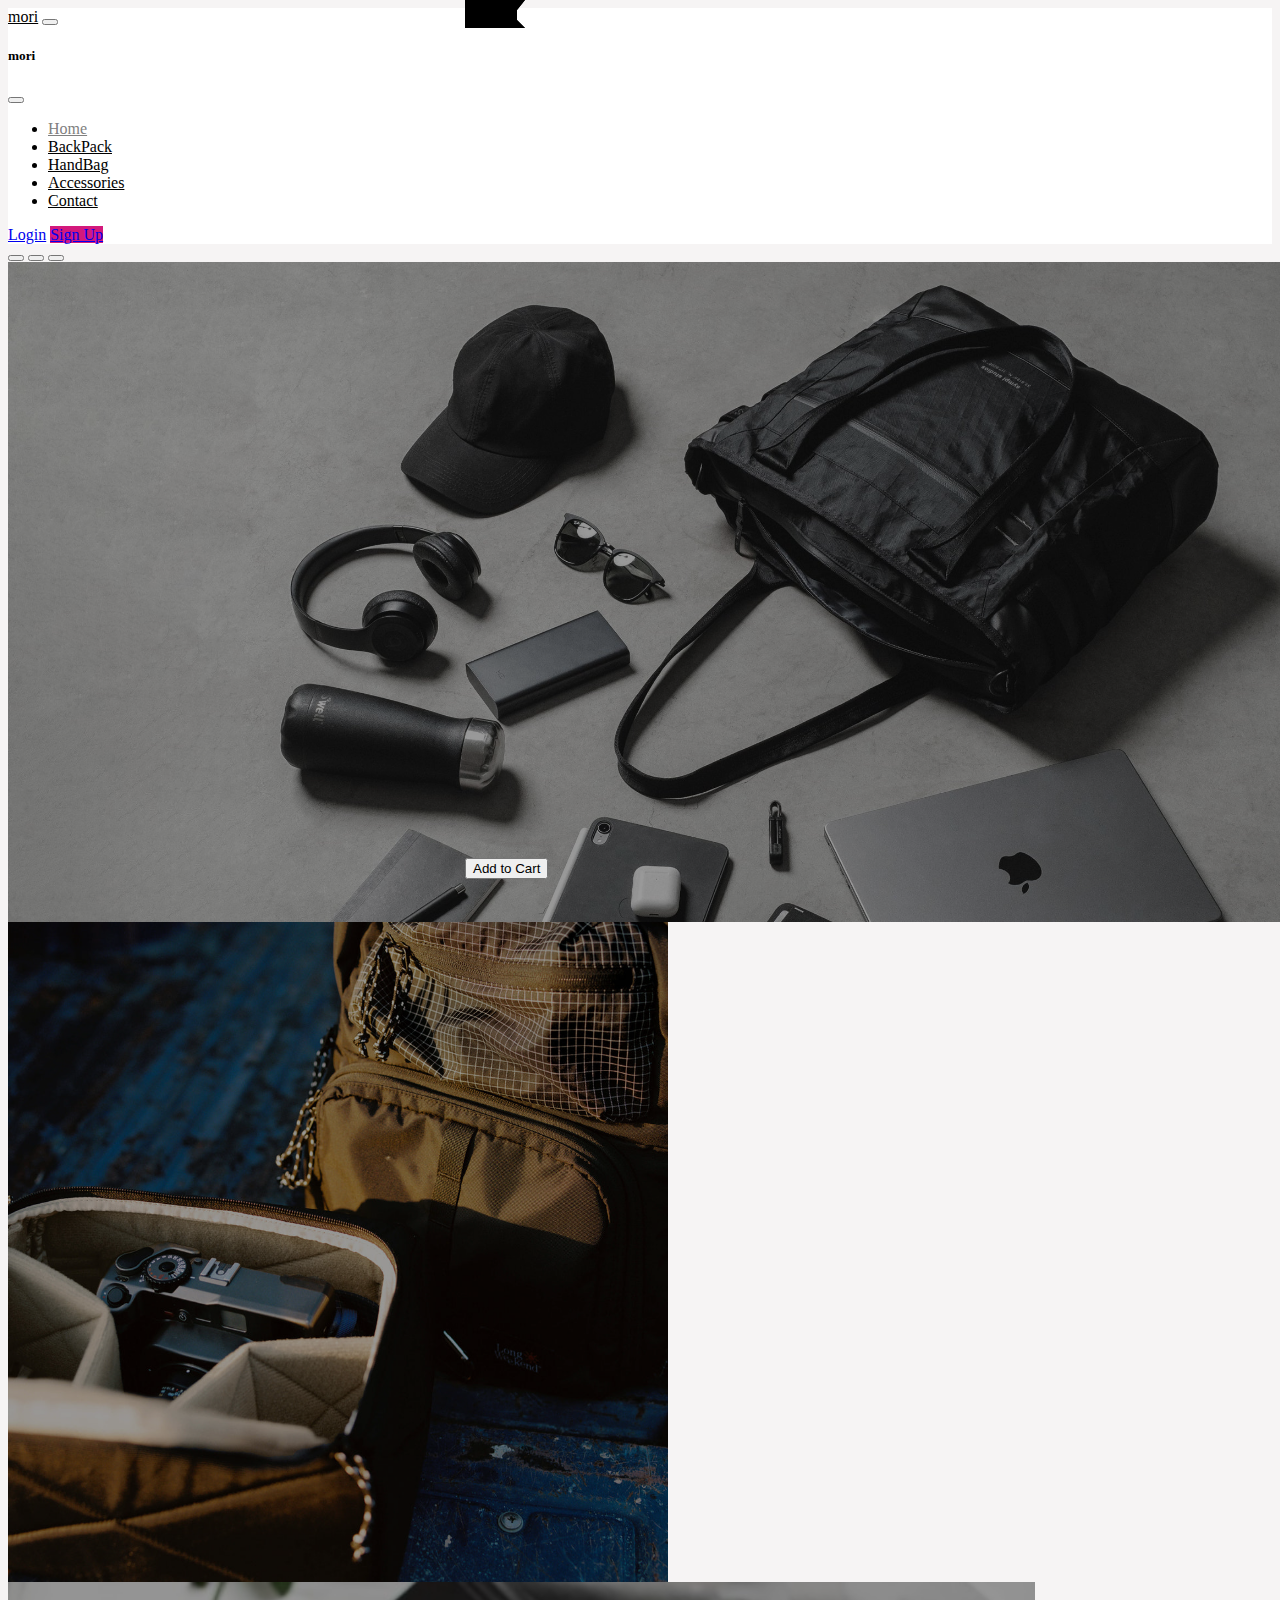
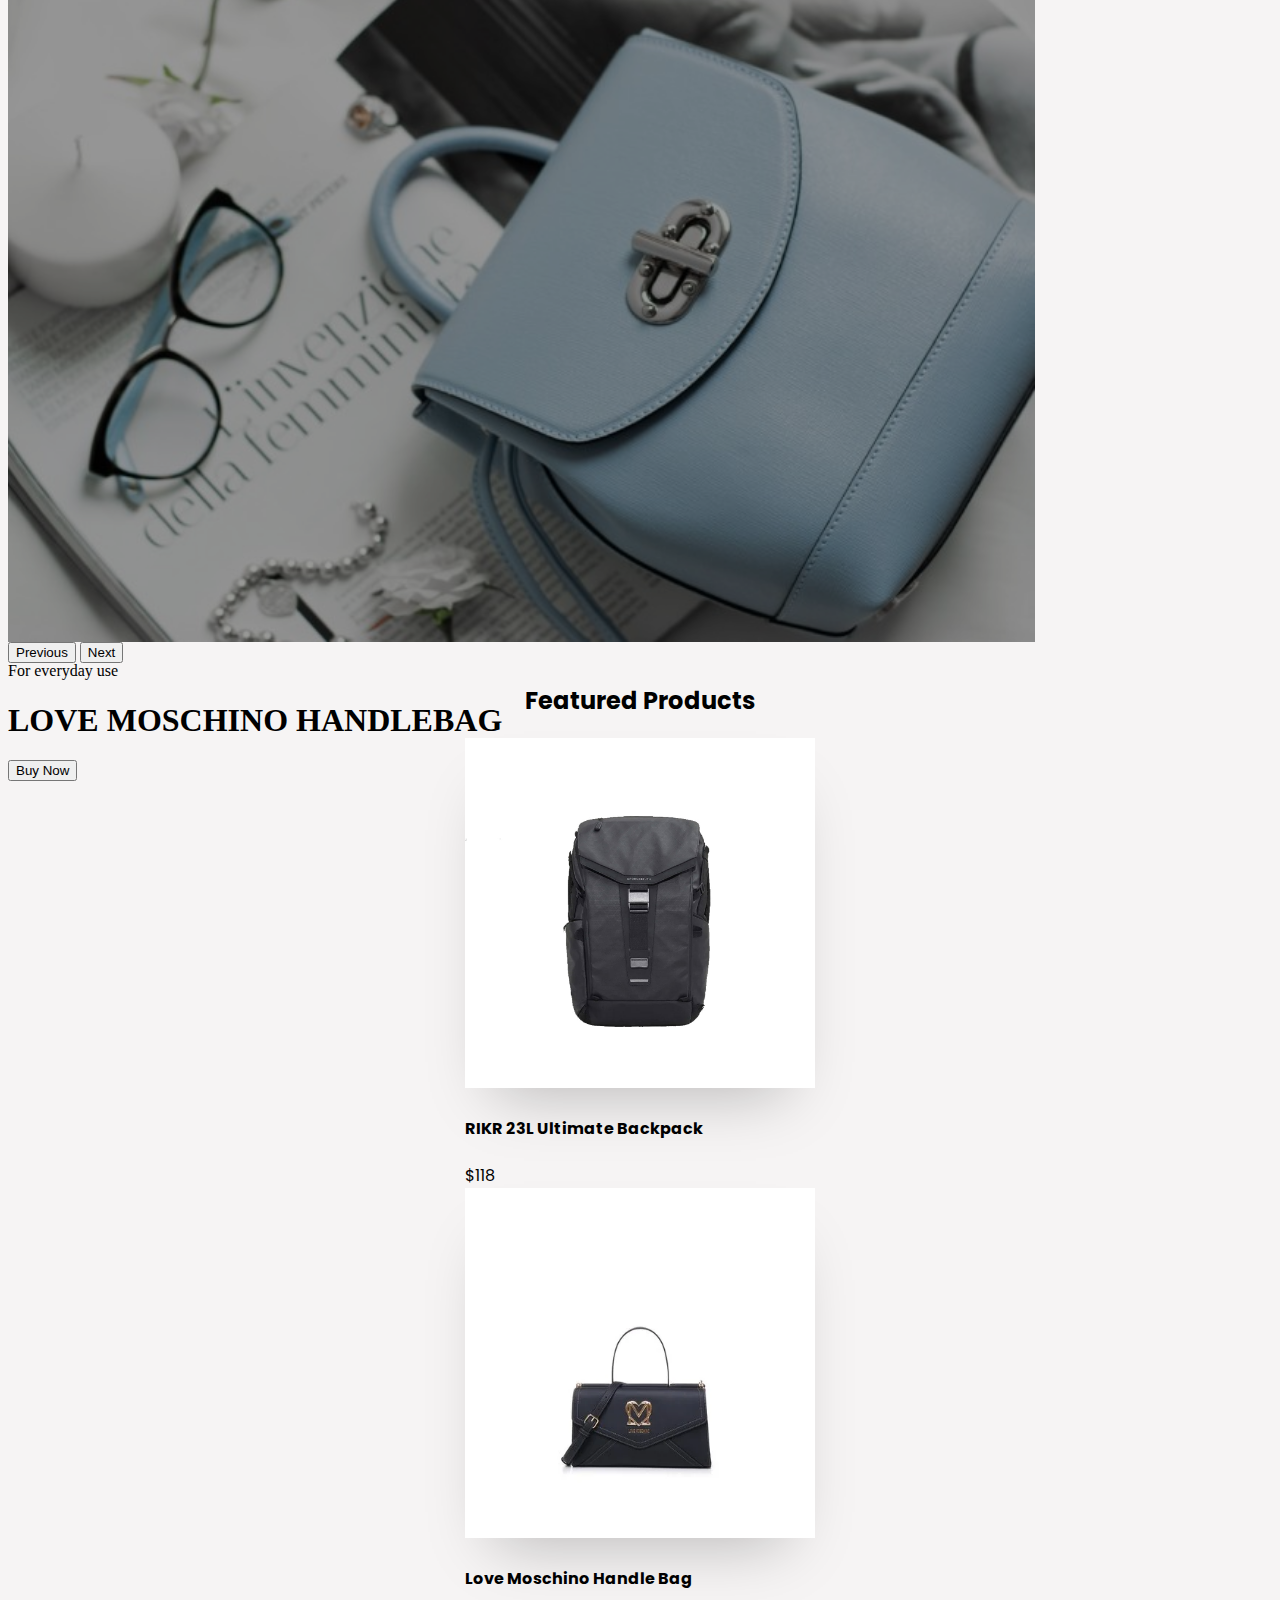
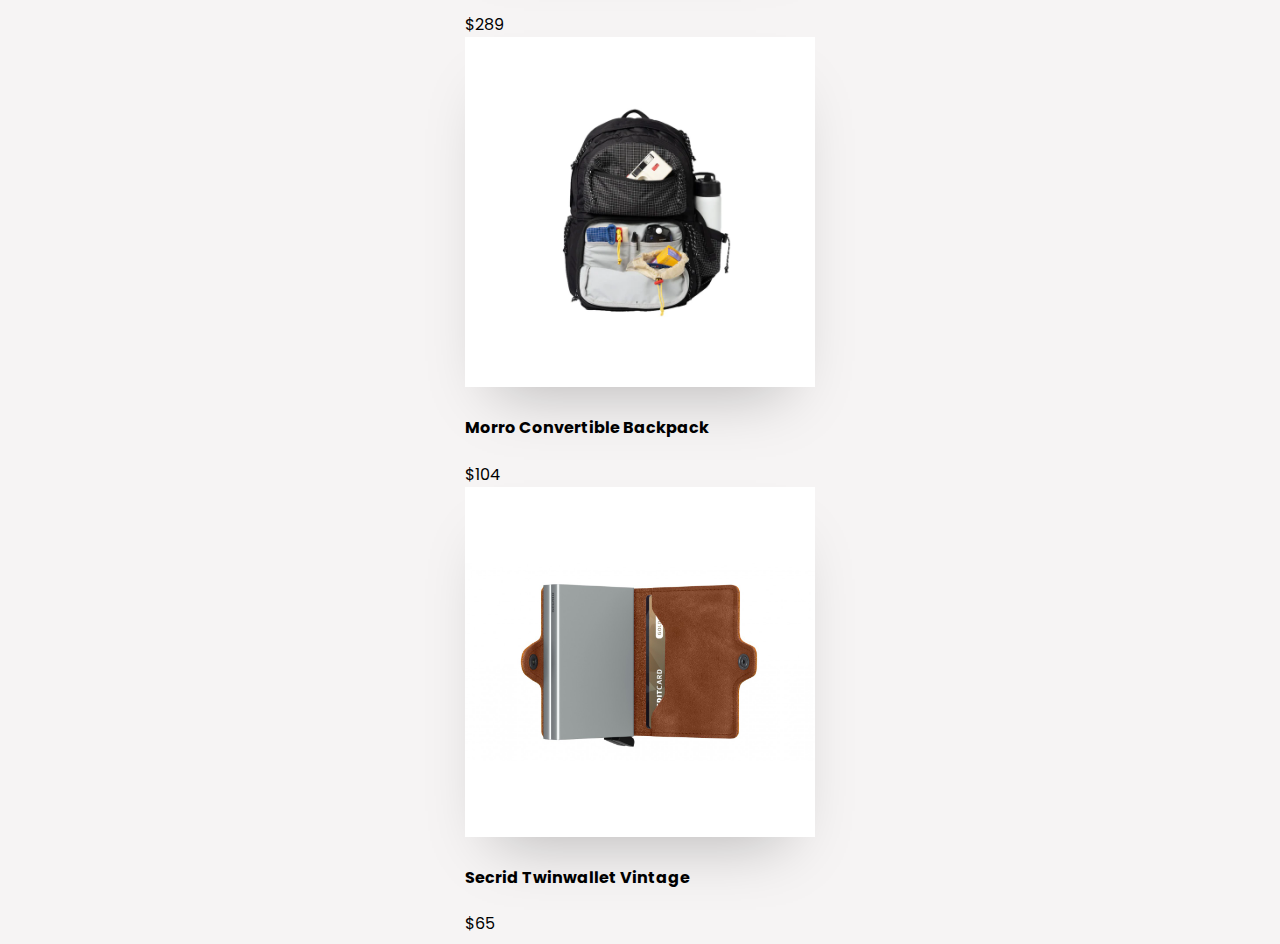
<file: index.html>
<!DOCTYPE html>
<html>
<head>
    <meta charset="UTF-8" />
    <meta name="viewport" content="width=device-width, initial-scale=1">
    <title>title</title>
    <link href="https://cdn.jsdelivr.net/npm/bootstrap@5.3.2/dist/css/bootstrap.min.css" rel="stylesheet" integrity="sha384-T3c6CoIi6uLrA9TneNEoa7RxnatzjcDSCmG1MXxSR1GAsXEV/Dwwykc2MPK8M2HN" crossorigin="anonymous">
    <link rel="stylesheet" href="style.css">
</head>
<body class="vh-100">
    <!-- Navbar-->
    <nav class="navbar navbar-expand-lg navbar-dark bg-transparent">
        <div class="container">
            <!--Logo-->
          <a class="navbar-brand fs-4 text-black" href="#">mori</a>
          <!--Toggle Btn-->
          <button class="navbar-toggler shadow-none border-0" type="button" data-bs-tthe oggle="offcanvas" data-bs-target="#offcanvasNavbar" aria-controls="offcanvasNavbar" aria-label="Toggle navigation">
            <span class="navbar-toggler-icon"></span>
          </button>

          <!--SideBar-->
          <div class="sidebar offcanvas offcanvas-start" tabindex="-1" id="offcanvasNavbar" aria-labelledby="offcanvasNavbarLabel">

            <!--SideBar Header-->
            <div class="offcanvas-header text-white border-bottom">
              <h5 class="offcanvas-title" id="offcanvasNavbarLabel">mori</h5>
              <button type="button" class="btn-close btn-close-white shadow-none" data-bs-dismiss="offcanvas" aria-label="Close"></button>
            </div>

            <!--SideBar body-->
            <div class="offcanvas-body d-flex flex-column flex-lg-row p-4 p-lg-0">
              <ul class="navbar-nav justify-content-center align-items-center fs-6 flex-grow-1 pe-3">
                <li class="nav-item mx-2 ge">
                  <a class="nav-link active" aria-current="page" href="#">Home</a>
                </li>
                <li class="nav-item mx-2">
                  <a class="nav-link" href="#backpack">BackPack</a>
                </li>
                <li class="nav-item mx-2">
                    <a class="nav-link" href="#handbag">HandBag</a>
                </li>
                <li class="nav-item mx-2">
                    <a class="nav-link" href="#accessories">Accessories</a>
                </li>
                <li class="nav-item mx-2">
                    <a class="nav-link" href="#contact">Contact</a>
                </li>
                
              </ul>
              <!--Login / Sign up-->
              <div class="d-flex flex-column flex-lg-row align-items-center gap-3">
                <a href="#login" class="text-black">Login</a>
                <a href="#signup" class="text-white text-decoration-none px-3 p-1 rounded-4"
                style="background-color: #d3197c;"
                >Sign Up</a>

              </div>
            </div>
          </div>
        </div>
      </nav>
      

     <!--Carousel Slider-->
      <div id="hero-carousel" class="carousel slide" data-bs-ride="carousel">
        <div class="carousel-indicators">
            <button type="button" data-bs-target="#hero-carousel" data-bs-slide-to="0" class="active" aria-current="true" aria-label="Slide 1"></button>
            <button type="button" data-bs-target="#hero-carousel" data-bs-slide-to="1" aria-label="Slide 2"></button>
            <button type="button" data-bs-target="#hero-carousel" data-bs-slide-to="2" aria-label="Slide 3"></button>
        </div>
        <div class="carousel-inner">
          <div class="carousel-item active c-item">
            <img src="photos/slider1.jpg" class="d-block w-100 c-img" alt="...">
            <div class="carousel-caption top-0 mt-4 d-none d-md-block">
                <p class="mt-5 fs-3 text-uppercase">mori</p>
                <h1 class="display-2 fw-bolder text-capitalize">Where Fashion Meets Quality</h1>
                <button class="btn btn-primary px-4 py-2 fs-5 mt-5">Buy Now</button>
            </div>
          </div>
          <div class="carousel-item c-item">
            <img src="photos/slider2.jpg" class="d-block w-100 c-img" alt="...">
            <div class="carousel-caption top-0 mt-4 d-none d-md-block">
                <p class="mt-5 fs-3 text-uppercase">For everyday and photography by long weekend</p>
                <h1 class="display-2 fw-bolder text-capitalize">MORRO CONVERTIBLE BACKPACK</h1>
                <button class="btn btn-primary px-4 py-2 fs-5 mt-5">Buy Now</button>
            </div>
          </div>
          <div class="carousel-item c-item">
            <img src="photos/slider3.jpg" class="d-block w-100 c-img" alt="...">
            <div class="carousel-caption top-0 mt-4 d-none d-md-block">
                <p class="mt-5 fs-3 text-uppercase">For everyday use</p>
                <h1 class="display-2 fw-bolder text-capitalize">LOVE MOSCHINO HANDLEBAG</h1>
                <button class="btn btn-primary px-4 py-2 fs-5 mt-5">Buy Now</button>
            </div>
          </div>
        </div>
        <button class="carousel-control-prev" type="button" data-bs-target="#hero-carousel" data-bs-slide="prev">
          <span class="carousel-control-prev-icon" aria-hidden="true"></span>
          <span class="visually-hidden">Previous</span>
        </button>
        <button class="carousel-control-next" type="button" data-bs-target="#hero-carousel" data-bs-slide="next">
          <span class="carousel-control-next-icon" aria-hidden="true"></span>
          <span class="visually-hidden">Next</span>
        </button>
      </div>

      <div class="card-container px-5">
        <div class="row mt-4">
            <h2>Featured Products</h2>
        </div>
        <div class="row">
            <div class="col-md-3">
                <div class="product-box">
                    <div class="product-inner-box position-relative">
                        <div class="icon">
                            <a href="#" class="text-decoration-none text-dark"><i class="fa-regular fa-heart"></i></a>
                            <a href="#" class="text-decoration-none text-dark"><i class="fa-solid fa-eye"></i></a>
                        </div>
                        <div class="onsale ">
                            <span class="badge rounded-0"><i class="fa-solid fa-arrow-down-long"></i> 29%</span>
                        </div>
                            <img src="photos/RIKR 23L Ultimate Backpack.jpg" alt="BackPack" class="img-fluid">
                            <div class="cart-btn">
                            <button class="btn btn-white shadow-sm rounded-pill"><i class="fa-solid fa-cart-shopping"></i> Add to Cart</button>
                            </div>
                    </div>
                    <div class="product-info">
                        <div class="product-name">
                            <h4>RIKR 23L Ultimate Backpack</h4>
                        </div>
                        <div class="product-price">
                            $<span>118</span>
                        </div>
                    </div>
                </div>
            </div>
            <div class="col-md-3">
                <div class="product-box">
                    <div class="product-inner-box position-relative">
                        <div class="icon">
                            <a href="#" class="text-decoration-none text-dark"><i class="fa-regular fa-heart"></i></a>
                            <a href="#" class="text-decoration-none text-dark"><i class="fa-solid fa-eye"></i></a>
                        </div>
                        <div class="onsale ">
                            <span class="badge rounded-0"><i class="fa-solid fa-arrow-down-long"></i> 22%</span>
                        </div>
                            <img src="photos/logo-plaque-envelope-top-handle-bag-black-240118115730.webp" alt="BackPack" class="img-fluid">
                            <div class="cart-btn">
                            <button class="btn btn-white shadow-sm rounded-pill"><i class="fa-solid fa-cart-shopping"></i> Add to Cart</button>
                            </div>
                    </div>
                    <div class="product-info">
                        <div class="product-name">
                            <h4>Love Moschino Handle Bag</h4>
                        </div>
                        <div class="product-price">
                            $<span>289</span>
                        </div>
                    </div>
                </div>
            </div>
            <div class="col-md-3">
                <div class="product-box">
                    <div class="product-inner-box position-relative">
                        <div class="icon">
                            <a href="#" class="text-decoration-none text-dark"><i class="fa-regular fa-heart"></i></a>
                            <a href="#" class="text-decoration-none text-dark"><i class="fa-solid fa-eye"></i></a>
                        </div>
                        <div class="onsale ">
                            <span class="badge rounded-0"><i class="fa-solid fa-arrow-down-long"></i> 33%</span>
                        </div>
                            <img src="photos/long-weekend-morro-backpack-03.webp" alt="BackPack" class="img-fluid">
                            <div class="cart-btn">
                            <button class="btn btn-white shadow-sm rounded-pill"><i class="fa-solid fa-cart-shopping"></i> Add to Cart</button>
                            </div>
                    </div>
                    <div class="product-info">
                        <div class="product-name">
                            <h4>Morro Convertible Backpack</h4>
                        </div>
                        <div class="product-price">
                            $<span>104</span>
                        </div>
                    </div>
                </div>
            </div>
            <div class="col-md-3">
                <div class="product-box">
                    <div class="product-inner-box position-relative">
                        <div class="icon">
                            <a href="#" class="text-decoration-none text-dark"><i class="fa-regular fa-heart"></i></a>
                            <a href="#" class="text-decoration-none text-dark"><i class="fa-solid fa-eye"></i></a>
                        </div>
                        <div class="onsale ">
                            <span class="badge rounded-0"><i class="fa-solid fa-arrow-down-long"></i> 20%</span>
                        </div>
                            <img src="photos/secrid-twinwallet-vintage.jpg" alt="BackPack" class="img-fluid">
                            <div class="cart-btn">
                            <button class="btn btn-white shadow-sm rounded-pill"><i class="fa-solid fa-cart-shopping"></i> Add to Cart</button>
                            </div>
                    </div>
                    <div class="product-info">
                        <div class="product-name">
                            <h4>Secrid Twinwallet Vintage</h4>
                        </div>
                        <div class="product-price">
                            $<span>65</span>
                        </div>
                    </div>
                </div>
            </div>
        </div>
      </div>
      
    <script src="https://cdn.jsdelivr.net/npm/@popperjs/core@2.11.8/dist/umd/popper.min.js" integrity="sha384-I7E8VVD/ismYTF4hNIPjVp/Zjvgyol6VFvRkX/vR+Vc4jQkC+hVqc2pM8ODewa9r" crossorigin="anonymous"></script>
    <script src="https://cdn.jsdelivr.net/npm/bootstrap@5.3.2/dist/js/bootstrap.min.js" integrity="sha384-BBtl+eGJRgqQAUMxJ7pMwbEyER4l1g+O15P+16Ep7Q9Q+zqX6gSbd85u4mG4QzX+" crossorigin="anonymous"></script>
</body>
</html>
</file>
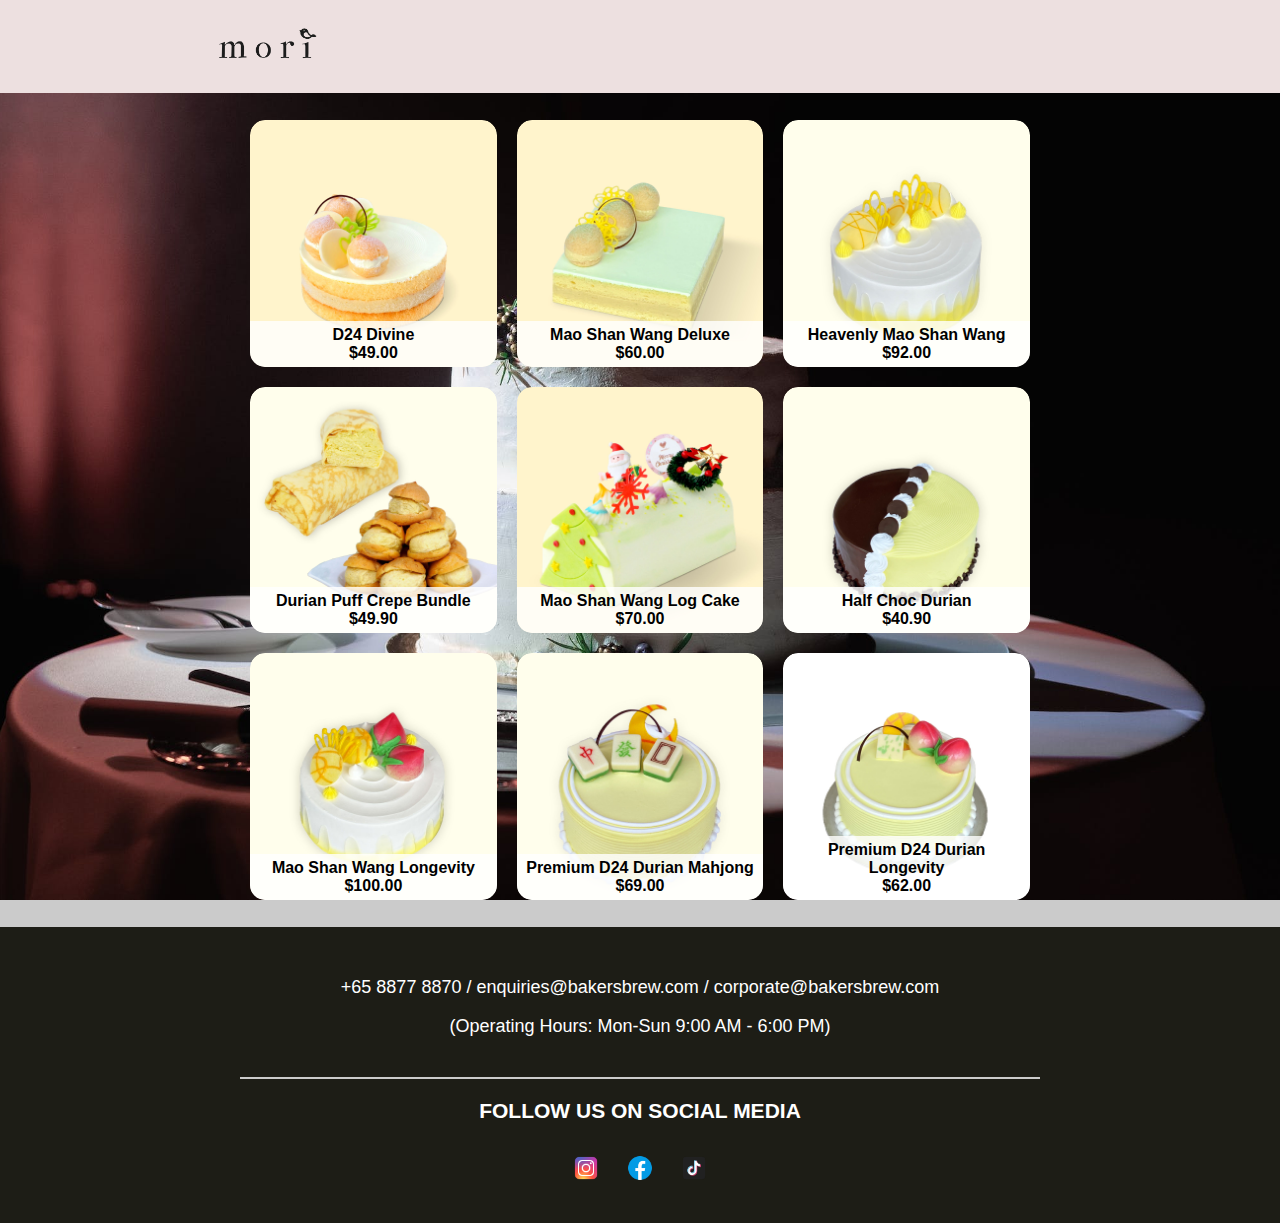
<file: Accessories.html>
<!DOCTYPE html>
<html>
<head>
    <meta charset="UTF-8" />
    <title>Baker Brew</title>
    <link rel="stylesheet" href="https://unpkg.com/swiper/swiper-bundle.min.css">
    <link rel="stylesheet" href="https://cdnjs.cloudflare.com/ajax/libs/font-awesome/6.0.0-beta3/css/all.min.css">
    <link href="https://fonts.googleapis.com/css2?family=Dancing+Script:wght@400;700&display=swap" rel="stylesheet">
    <link rel="stylesheet" href="style sheet.css">
    <script src="java script.js" defer></script>

</head>

<body>
    <div class="background-image-container4">
        <header>
            <nav class="flex justify-between items-center p-4">
                <a href="index.html" id="home-link">
                <img src="photos/mori_logo.png" alt="mori" class="logo">
                </a>
                <div class="nav-bar">
                    <nav class="mobile-nav">
                        <ul>
                            <li><a href="Backpacks.html" class="cakes-link">Backpacks</a></li>
                            <li><a href="Travelbags.html" class="cakes-link">Travel Bags</a></li>
                            <li><a href="Handbags.html" class="cakes-link">Handbags</a></li>
                            <li><a href="Accessories.html" class="cakes-link underline-link">Accessories</a></li>
                            <li><a href="Contact.html" class="cakes-link">Contact</a></li>
                            <div class="cart-icon" onclick="toggleCart()">
                                <img src="photos/shopping-cart.png" alt="Shopping Cart">
                                <span id="cart-count">0</span>
                            </div>
                        </ul>
                    </nav>
                </div>
            </nav>
        </header>


        <div class="about-container">
            <div class="sample-cakes-container">
                <div class="sample-cake">
                    <img src="photos/D24 Divine.jpg" alt="D24 Divine">
                    <div class="cake-info">
                        <div class="plus-icon" onclick="addToCart('D24 Divine', this)">+</div>
                    </div>
                    <div class="cake-name">D24 Divine <br><span class="price-tag">$49.00</span></div>
                </div>
                <div class="sample-cake">
                    <img src="photos/Mao Shan Wang Deluxe.jpg" alt="Cake Image 2">
                    <div class="cake-info">
                        <div class="plus-icon" onclick="addToCart('Mao Shan Wang Deluxe', this)">+</div>
                    </div>
                    <div class="cake-name">Mao Shan Wang Deluxe <br><span class="price-tag">$60.00</span></div>
                </div>
                <div class="sample-cake">
                    <img src="photos/Heavenly Mao Shan Wang.jpg" alt="Cake Image 3">
                    <div class="cake-info">
                        <div class="plus-icon" onclick="addToCart('Heavenly Mao Shan Wang', this)">+</div>
                    </div>
                    <div class="cake-name">Heavenly Mao Shan Wang <br><span class="price-tag">$92.00</span></div>
                </div>
                <div class="sample-cake">
                    <img src="photos/Durian Puff Crepe Bundle.jpg" alt="Cake Image 4">
                    <div class="cake-info">
                        <div class="plus-icon" onclick="addToCart('Durian Puff Crepe Bundle', this)">+</div>
                    </div>
                    <div class="cake-name">Durian Puff Crepe Bundle <br><span class="price-tag">$49.90</span></div>
                </div>
                <div class="sample-cake">
                    <img src="photos/Mao Shan Wang Log Cake.jpg" alt="Cake Image 5">
                    <div class="cake-info">
                        <div class="plus-icon" onclick="addToCart('Mao Shan Wang Log Cake', this)">+</div>
                    </div>
                    <div class="cake-name">Mao Shan Wang Log Cake <br><span class="price-tag">$70.00</span></div>
                </div>
                <div class="sample-cake">
                    <img src="photos/Half Choc Durian.jpg" alt="Cake Image 6">
                    <div class="cake-info">
                        <div class="plus-icon" onclick="addToCart('Half Choc Durian', this)">+</div>
                    </div>
                    <div class="cake-name">Half Choc Durian <br><span class="price-tag">$40.90</span></div>
                </div>
                <div class="sample-cake">
                    <img src="photos/Mao Shan Wang Longevity.jpg" alt="Cake Image 7">
                    <div class="cake-info">
                        <div class="plus-icon" onclick="addToCart('Mao Shan Wang Longevity', this)">+</div>
                    </div>
                    <div class="cake-name">Mao Shan Wang Longevity <br><span class="price-tag">$100.00</span></div>
                </div>
                <div class="sample-cake">
                    <img src="photos/Premium D24 Durian Mahjong.jpg" alt="Cake Image 8">
                    <div class="cake-info">
                        <div class="plus-icon" onclick="addToCart('Premium D24 Durian Mahjong', this)">+</div>
                    </div>
                    <div class="cake-name">Premium D24 Durian Mahjong <br><span class="price-tag">$69.00</span></div>
                </div>
                <div class="sample-cake">
                    <img src="photos/Premium D24 Durian Longevity.jpg" alt="Cake Image 9">
                    <div class="cake-info">
                        <div class="plus-icon" onclick="addToCart('Premium D24 Durian Longevity', this)">+</div>
                    </div>
                    <div class="cake-name">Premium D24 Durian Longevity <br><span class="price-tag">$62.00</span></div>
                </div>
            </div>
        </div>
    </div>
    <div class="cart-popup" style="right: -500px;">
        <div class="shopping-cart-title">Shopping Cart</div>
        <div class="empty-cart-title">Your Cart is Empty</div>
        <div class="cart-popup-content">
        </div>
        <div class="close-cart" onclick="toggleCart()">X</div>
    </div>


<footer>
    <div class="about-container">
        <div class="concierge-info">
            <p> +65 8877 8870 / enquiries@bakersbrew.com / corporate@bakersbrew.com</p>
            <p>(Operating Hours: Mon-Sun 9:00 AM - 6:00 PM)</p>
        </div>
        <div class="grey-line"></div>
        <h2>FOLLOW US ON SOCIAL MEDIA</h2>
        <div class="social-icons">
            <a href="https://www.instagram.com/baker" target="_blank">
                <img src="photos/instagramicon.png" alt="Instagram">
            </a>
            <a href="https://www.facebook.com/bakersbrewstudio" target="_blank">
                <img src="photos/facebookicon.png" alt="Facebook">
            </a>
            <a href="https://www.tiktok.com/@bakersbrew" target="_blank">
                <img src="photos/tiktokicon.png" alt="Tiktok">
            </a>
        </div>
    </div>    
</footer>
<script src="java script.js" defer></script>

</body>

</html>
</file>
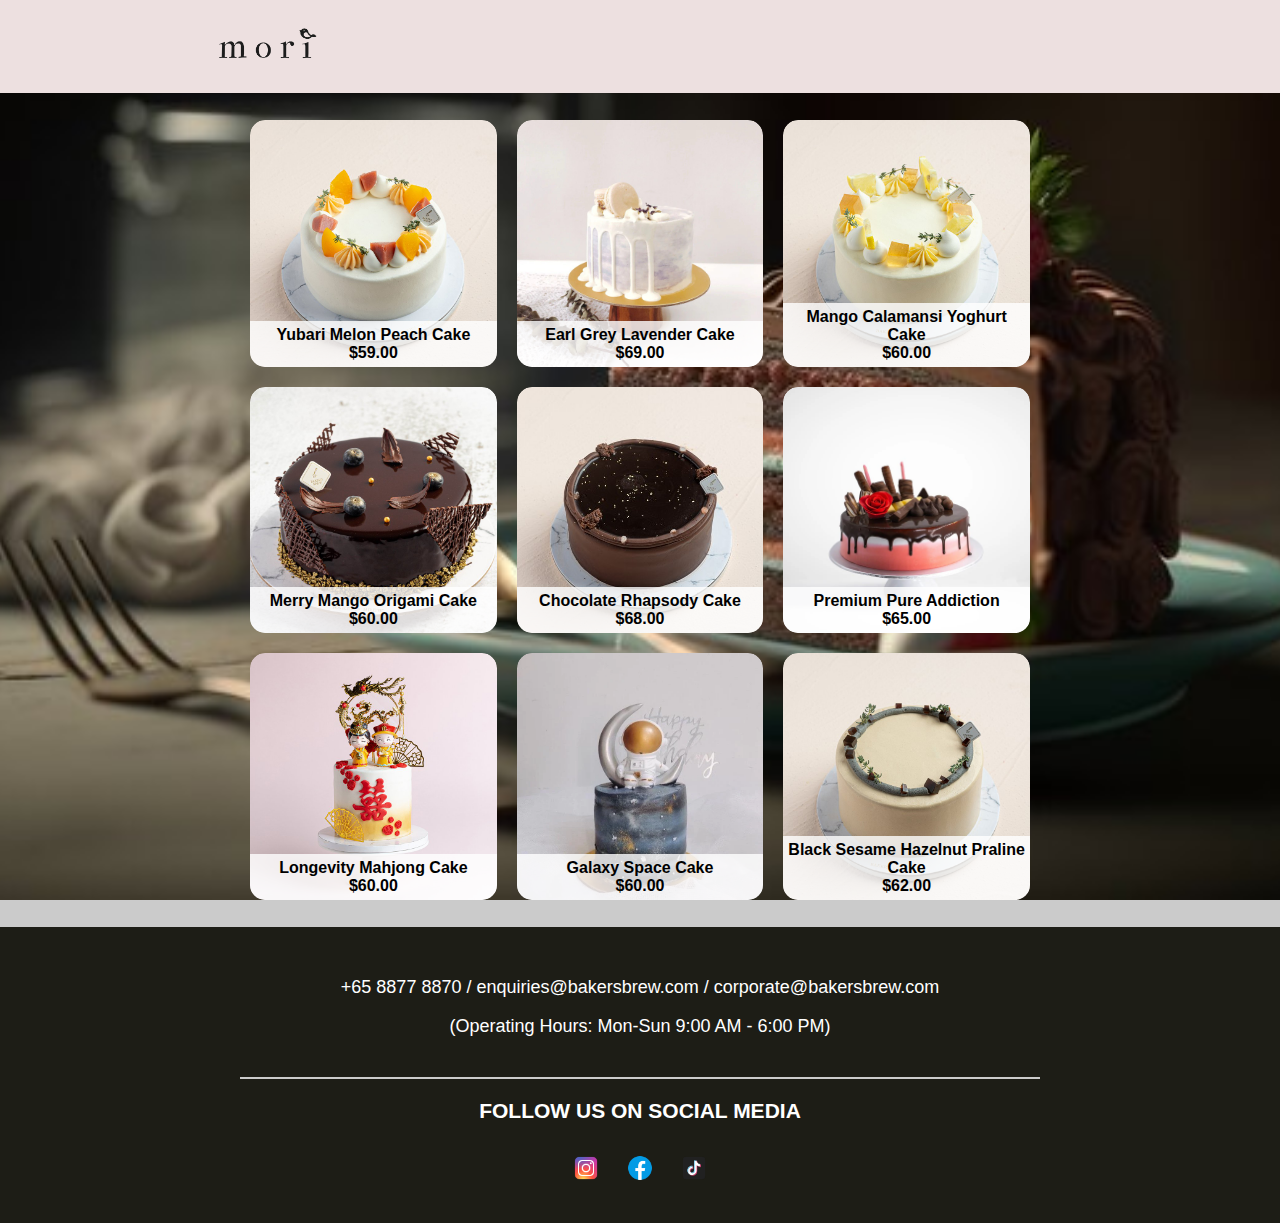
<file: Backpacks.html>
<!DOCTYPE html>
<html>
<head>
    <meta charset="UTF-8" />
    <title>Baker Brew</title>
    <link rel="stylesheet" href="https://unpkg.com/swiper/swiper-bundle.min.css">
    <link rel="stylesheet" href="https://cdnjs.cloudflare.com/ajax/libs/font-awesome/6.0.0-beta3/css/all.min.css">
    <link href="https://fonts.googleapis.com/css2?family=Dancing+Script:wght@400;700&display=swap" rel="stylesheet">
    <link rel="stylesheet" href="style sheet.css">
    <script src="java script.js" defer></script>
    
</head>

<body>
    <div class="background-image-container2">
        <header>
            <nav class="flex justify-between items-center p-4">
                <a href="index.html" id="home-link">
                <img src="photos/mori_logo.png" alt="mori" class="logo">
                </a>
                <div class="nav-bar">
                    <nav class="mobile-nav">
                        <ul>
                            <li><a href="Backpacks.html" class="cakes-link underline-link">Backpacks</a></li>
                            <li><a href="Travelbags.html" class="cakes-link">Travel Bags</a></li>
                            <li><a href="Handbags.html" class="cakes-link">Handbags</a></li>
                            <li><a href="Accessories.html" class="cakes-link">Accessories</a></li>
                            <li><a href="Contact.html" class="cakes-link">Contact</a></li>
                            <div class="cart-icon" onclick="toggleCart()">
                                <img src="photos/shopping-cart.png" alt="Shopping Cart">
                                <span id="cart-count">0</span>
                            </div>
                        </ul>
                    </nav>
                </div>
            </nav>
        </header>

        <div class="about-container">
            <div class="sample-cakes-container">

                <div class="sample-cake" id="cake1">
                    <img src="photos/Yubari Melon Peach Cake.jpg" alt="Cake Image 1">
                    <div class="cake-info">
                        <div class="plus-icon" onclick="addToCart('Yubari Melon Peach Cake', this)">+</div>
                    </div>
                    <div class="cake-name">Yubari Melon Peach Cake <br><span class="price-tag">$59.00</span></div>
                </div>

                <div class="sample-cake" id="cake2">
                    <img src="photos/Earl Grey Lavender Cake.jpg" alt="Cake Image 2">
                    <div class="cake-info">
                        <div class="plus-icon" onclick="addToCart('Earl Grey Lavender Cake', this)">+</div>
                    </div>
                    <div class="cake-name">Earl Grey Lavender Cake<br> <span class="price-tag">$69.00</span></div>
                </div>
                <div class="sample-cake" id="cake3">
                    <img src="photos/Mango Calamansi Yoghurt Cake.jpg" alt="Cake Image 3">
                    <div class="cake-info">
                        <div class="plus-icon" onclick="addToCart('Mango Calamansi Yoghurt Cake', this)">+</div>
                    </div>
                    <div class="cake-name">Mango Calamansi Yoghurt Cake<br> <span class="price-tag">$60.00</span></div>
                </div>
                <div class="sample-cake" id="cake4">
                    <img src="photos/Merry Mango Origami Cake.jpg" alt="Cake Image 4">
                    <div class="cake-info">
                        <div class="plus-icon" onclick="addToCart('Merry Mango Origami Cake', this)">+</div>
                    </div>
                    <div class="cake-name">Merry Mango Origami Cake <br><span class="price-tag">$60.00</span></div>
                </div>
                <div class="sample-cake" id="cake5">
                    <img src="photos/Chocolate Rhapsody Cake.jpg" alt="Cake Image 5">
                    <div class="cake-info">
                        <div class="plus-icon" onclick="addToCart('Chocolate Rhapsody Cake', this)">+</div>
                    </div>
                    <div class="cake-name">Chocolate Rhapsody Cake<br> <span class="price-tag">$68.00</span></div>
                </div>
                <div class="sample-cake" id="cake6">
                    <img src="photos/Premium Pure Addiction.jpg" alt="Cake Image 6">
                    <div class="cake-info">
                        <div class="plus-icon" onclick="addToCart('Premium Pure Addiction', this)">+</div>
                    </div>
                    <div class="cake-name"id="cake2" >Premium Pure Addiction<br> <span class="price-tag">$65.00</span></div>
                </div>
                <div class="sample-cake" id="cake7">
                    <img src="photos/Longevity Mahjong Cake.jpg" alt="Cake Image 7">
                    <div class="cake-info">
                        <div class="plus-icon" onclick="addToCart('Longevity Mahjong Cake', this)">+</div>
                    </div>
                    <div class="cake-name">Longevity Mahjong Cake<br> <span class="price-tag">$60.00</span></div>
                </div>
                <div class="sample-cake" id="cake8">
                    <img src="photos/Galaxy Space Cake.jpg" alt="Cake Image 8">
                    <div class="cake-info">
                        <div class="plus-icon" onclick="addToCart('Galaxy Space Cake', this)">+</div>
                    </div>
                    <div class="cake-name">Galaxy Space Cake <br><span class="price-tag">$60.00</span></div>
                </div>
                <div class="sample-cake" id="cake9">
                    <img src="photos/Black Sesame Hazelnut Praline Cake.jpg" alt="Cake Image 9">
                    <div class="cake-info">
                        <div class="plus-icon" onclick="addToCart('Black Sesame Hazelnut Praline Cake', this)">+</div>
                    </div>
                    <div class="cake-name">Black Sesame Hazelnut Praline Cake<br><span class="price-tag">$62.00</span></div>
                </div>
            </div>
        </div>
    </div>
    <div class="cart-popup" style="right: -500px;">
        <div class="shopping-cart-title">Shopping Cart</div>
        <div class="empty-cart-title">Your Cart is Empty</div>
        <div class="cart-popup-content">
        </div>
        <div class="close-cart" onclick="toggleCart()">x</div>
    </div>
    
<footer>
    <div class="about-container">
        <div class="concierge-info">
            <p> +65 8877 8870 / enquiries@bakersbrew.com / corporate@bakersbrew.com</p>
            <p>(Operating Hours: Mon-Sun 9:00 AM - 6:00 PM)</p>
        </div>
        <div class="grey-line"></div>
        <h2>FOLLOW US ON SOCIAL MEDIA</h2>
        <div class="social-icons">
            <a href="https://www.instagram.com/baker" target="_blank">
                <img src="photos/instagramicon.png" alt="Instagram">
            </a>
            <a href="https://www.facebook.com/bakersbrewstudio" target="_blank">
                <img src="photos/facebookicon.png" alt="Facebook">
            </a>
            <a href="https://www.tiktok.com/@bakersbrew" target="_blank">
                <img src="photos/tiktokicon.png" alt="Tiktok">
            </a>
        </div>
    </div>    
</footer>
<script src="java script.js" defer></script>

</body>

</html>
</file>
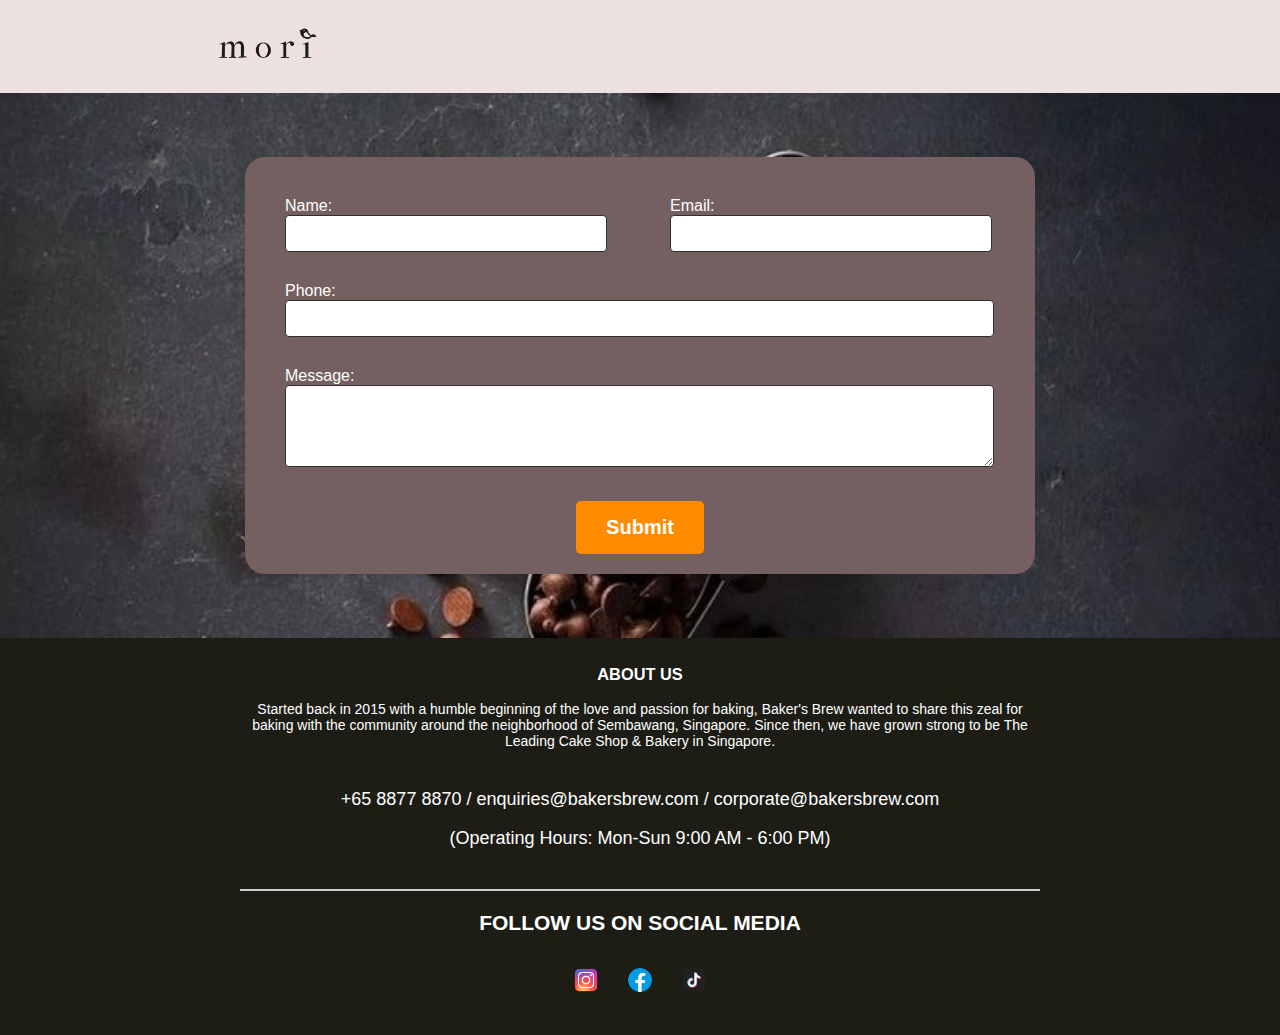
<file: Contact.html>
<!DOCTYPE html>
<html>
<head>
    <meta charset="UTF-8" />
    <title>Baker Brew</title>
    <link rel="stylesheet" href="https://unpkg.com/swiper/swiper-bundle.min.css">
    <link rel="stylesheet" href="https://cdnjs.cloudflare.com/ajax/libs/font-awesome/6.0.0-beta3/css/all.min.css">
    <link href="https://fonts.googleapis.com/css2?family=Dancing+Script:wght@400;700&display=swap" rel="stylesheet">
    <link rel="stylesheet" href="style sheet.css">
    <script src="java script.js" defer></script>
</head>
<body>
    <div class="background-image-container5">
        <header>
            <nav class="flex justify-between items-center p-4">
                <a href="index.html" id="home-link">
                <img src="photos/mori_logo.png" alt="mori" class="logo">
                </a>
                <div class="nav-bar">
                    <nav class="mobile-nav">
                        <ul>
                            <li><a href="Backpacks.html" class="cakes-link">Backpacks</a></li>
                            <li><a href="Travelbags.html" class="cakes-link">Travel Bags</a></li>
                            <li><a href="Handbags.html" class="cakes-link">Handbags</a></li>
                            <li><a href="Accessories.html" class="cakes-link">Accessories</a></li>
                            <li><a href="Contact.html" class="cakes-link underline-link">Contact</a></li>
                            <div class="cart-icon" onclick="toggleCart()">
                                <img src="photos/shopping-cart.png" alt="Shopping Cart">
                                <span id="cart-count">0</span>
                            </div>
                        </ul>
                    </nav>
                </div>
            </nav>
        </header>

        <div class="popup-content2">
            <form id="contact-form">
                <div class="form-row1">
                    <div class="form-group2">
                        <label for="name">Name:</label>
                        <input type="text" id="name" name="name" required>
                    </div>

                    <div class="form-group2">
                        <label for="email">Email:</label>
                        <input type="email" id="email" name="email" required>
                    </div>
                </div>
                <div class="form-row">

                    <div class="form-group3">
                        <label for="contact">Phone:</label>
                        <input type="text" id="contact" name="contact" required>
                    </div>
                </div>
                <div class="form-row">

                    <div class="form-group3">
                        <label for="description">Message:</label>
                        <textarea id="description" name="description" rows="4" required></textarea>
                    </div>
                </div>

                <div class="submit-container">
                    <button class="custom-button" onclick="closePopupForm()">Submit</button>
                </div>
            </form>
        </div>
    </div>
    <div class="cart-popup" style="right: -500px;">
        <div class="shopping-cart-title">Shopping Cart</div>
        <div class="empty-cart-title">Your Cart is Empty</div>
        <div class="cart-popup-content">
        </div>
        <div class="close-cart" onclick="toggleCart()">X</div>
    </div>
    

<footer>
    <div class="about-container">
        <h3>ABOUT US</h3>
        <p>
            Started back in 2015 with a humble beginning of the love and passion for baking,
            Baker's Brew wanted to share this zeal for baking with the community
            around the neighborhood of Sembawang, Singapore.

            Since then, we have grown strong to be The Leading Cake Shop & Bakery in Singapore.
        </p>
        <div class="concierge-info">
            <p> +65 8877 8870 / enquiries@bakersbrew.com / corporate@bakersbrew.com</p>
            <p>(Operating Hours: Mon-Sun 9:00 AM - 6:00 PM)</p>
        </div>
        <div class="grey-line"></div>
        <h2>FOLLOW US ON SOCIAL MEDIA</h2>
        <div class="social-icons">
            <a href="https://www.instagram.com/baker" target="_blank">
                <img src="photos/instagramicon.png" alt="Instagram">
            </a>
            <a href="https://www.facebook.com/bakersbrewstudio" target="_blank">
                <img src="photos/facebookicon.png" alt="Facebook">
            </a>
            <a href="https://www.tiktok.com/@bakersbrew" target="_blank">
                <img src="photos/tiktokicon.png" alt="Tiktok">
            </a>
        </div>
    </div>
</footer>
<script src="java script.js" defer></script>

</body>

</html>
</file>
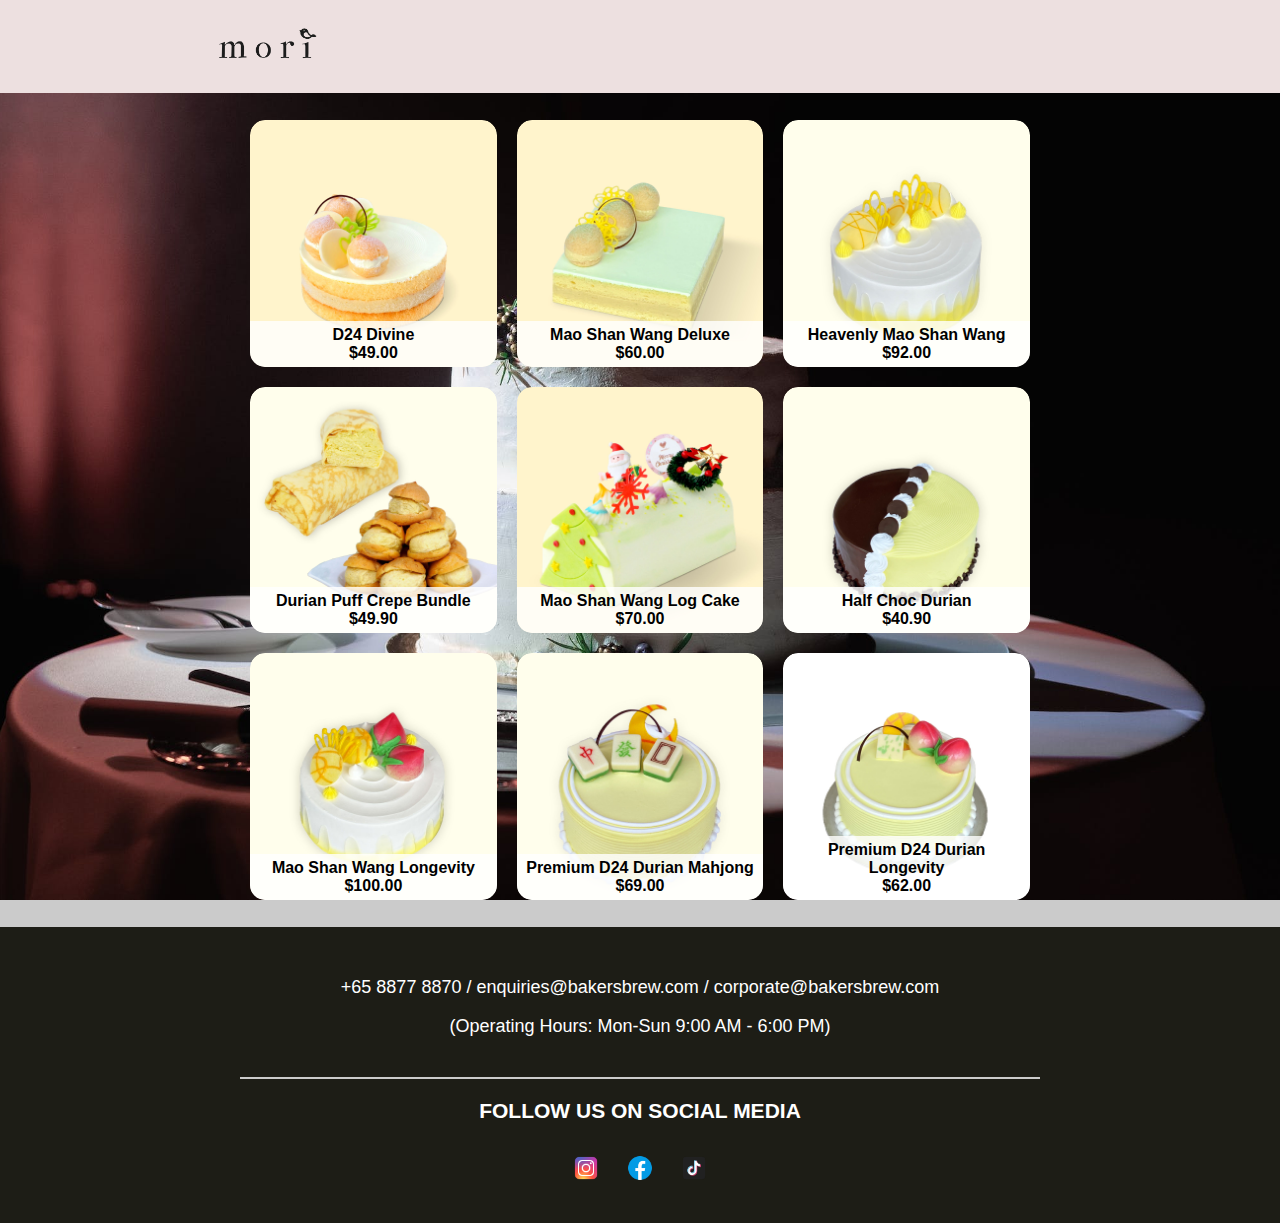
<file: Handbags.html>
<!DOCTYPE html>
<html>
<head>
    <meta charset="UTF-8" />
    <title>Baker Brew</title>
    <link rel="stylesheet" href="https://unpkg.com/swiper/swiper-bundle.min.css">
    <link rel="stylesheet" href="https://cdnjs.cloudflare.com/ajax/libs/font-awesome/6.0.0-beta3/css/all.min.css">
    <link href="https://fonts.googleapis.com/css2?family=Dancing+Script:wght@400;700&display=swap" rel="stylesheet">
    <link rel="stylesheet" href="style sheet.css">
    <script src="java script.js" defer></script>

</head>

<body>
    <div class="background-image-container4">
        <header>
            <nav class="flex justify-between items-center p-4">
                <a href="index.html" id="home-link">
                <img src="photos/mori_logo.png" alt="mori" class="logo">
                </a>
                <div class="nav-bar">
                    <nav class="mobile-nav">
                        <ul>
                            <li><a href="Backpacks.html" class="cakes-link">Backpacks</a></li>
                            <li><a href="Travelbags.html" class="cakes-link">Travel Bags</a></li>
                            <li><a href="Handbags.html" class="cakes-link underline-link">Handbags</a></li>
                            <li><a href="Accessories.html" class="cakes-link">Accessories</a></li>
                            <li><a href="Contact.html" class="cakes-link">Contact</a></li>
                            <div class="cart-icon" onclick="toggleCart()">
                                <img src="photos/shopping-cart.png" alt="Shopping Cart">
                                <span id="cart-count">0</span>
                            </div>
                        </ul>
                    </nav>
                </div>
            </nav>
        </header>


        <div class="about-container">
            <div class="sample-cakes-container">
                <div class="sample-cake">
                    <img src="photos/D24 Divine.jpg" alt="D24 Divine">
                    <div class="cake-info">
                        <div class="plus-icon" onclick="addToCart('D24 Divine', this)">+</div>
                    </div>
                    <div class="cake-name">D24 Divine <br><span class="price-tag">$49.00</span></div>
                </div>
                <div class="sample-cake">
                    <img src="photos/Mao Shan Wang Deluxe.jpg" alt="Cake Image 2">
                    <div class="cake-info">
                        <div class="plus-icon" onclick="addToCart('Mao Shan Wang Deluxe', this)">+</div>
                    </div>
                    <div class="cake-name">Mao Shan Wang Deluxe <br><span class="price-tag">$60.00</span></div>
                </div>
                <div class="sample-cake">
                    <img src="photos/Heavenly Mao Shan Wang.jpg" alt="Cake Image 3">
                    <div class="cake-info">
                        <div class="plus-icon" onclick="addToCart('Heavenly Mao Shan Wang', this)">+</div>
                    </div>
                    <div class="cake-name">Heavenly Mao Shan Wang <br><span class="price-tag">$92.00</span></div>
                </div>
                <div class="sample-cake">
                    <img src="photos/Durian Puff Crepe Bundle.jpg" alt="Cake Image 4">
                    <div class="cake-info">
                        <div class="plus-icon" onclick="addToCart('Durian Puff Crepe Bundle', this)">+</div>
                    </div>
                    <div class="cake-name">Durian Puff Crepe Bundle <br><span class="price-tag">$49.90</span></div>
                </div>
                <div class="sample-cake">
                    <img src="photos/Mao Shan Wang Log Cake.jpg" alt="Cake Image 5">
                    <div class="cake-info">
                        <div class="plus-icon" onclick="addToCart('Mao Shan Wang Log Cake', this)">+</div>
                    </div>
                    <div class="cake-name">Mao Shan Wang Log Cake <br><span class="price-tag">$70.00</span></div>
                </div>
                <div class="sample-cake">
                    <img src="photos/Half Choc Durian.jpg" alt="Cake Image 6">
                    <div class="cake-info">
                        <div class="plus-icon" onclick="addToCart('Half Choc Durian', this)">+</div>
                    </div>
                    <div class="cake-name">Half Choc Durian <br><span class="price-tag">$40.90</span></div>
                </div>
                <div class="sample-cake">
                    <img src="photos/Mao Shan Wang Longevity.jpg" alt="Cake Image 7">
                    <div class="cake-info">
                        <div class="plus-icon" onclick="addToCart('Mao Shan Wang Longevity', this)">+</div>
                    </div>
                    <div class="cake-name">Mao Shan Wang Longevity <br><span class="price-tag">$100.00</span></div>
                </div>
                <div class="sample-cake">
                    <img src="photos/Premium D24 Durian Mahjong.jpg" alt="Cake Image 8">
                    <div class="cake-info">
                        <div class="plus-icon" onclick="addToCart('Premium D24 Durian Mahjong', this)">+</div>
                    </div>
                    <div class="cake-name">Premium D24 Durian Mahjong <br><span class="price-tag">$69.00</span></div>
                </div>
                <div class="sample-cake">
                    <img src="photos/Premium D24 Durian Longevity.jpg" alt="Cake Image 9">
                    <div class="cake-info">
                        <div class="plus-icon" onclick="addToCart('Premium D24 Durian Longevity', this)">+</div>
                    </div>
                    <div class="cake-name">Premium D24 Durian Longevity <br><span class="price-tag">$62.00</span></div>
                </div>
            </div>
        </div>
    </div>
    <div class="cart-popup" style="right: -500px;">
        <div class="shopping-cart-title">Shopping Cart</div>
        <div class="empty-cart-title">Your Cart is Empty</div>
        <div class="cart-popup-content">
        </div>
        <div class="close-cart" onclick="toggleCart()">X</div>
    </div>


<footer>
    <div class="about-container">
        <div class="concierge-info">
            <p> +65 8877 8870 / enquiries@bakersbrew.com / corporate@bakersbrew.com</p>
            <p>(Operating Hours: Mon-Sun 9:00 AM - 6:00 PM)</p>
        </div>
        <div class="grey-line"></div>
        <h2>FOLLOW US ON SOCIAL MEDIA</h2>
        <div class="social-icons">
            <a href="https://www.instagram.com/baker" target="_blank">
                <img src="photos/instagramicon.png" alt="Instagram">
            </a>
            <a href="https://www.facebook.com/bakersbrewstudio" target="_blank">
                <img src="photos/facebookicon.png" alt="Facebook">
            </a>
            <a href="https://www.tiktok.com/@bakersbrew" target="_blank">
                <img src="photos/tiktokicon.png" alt="Tiktok">
            </a>
        </div>
    </div>    
</footer>
<script src="java script.js" defer></script>

</body>

</html>
</file>
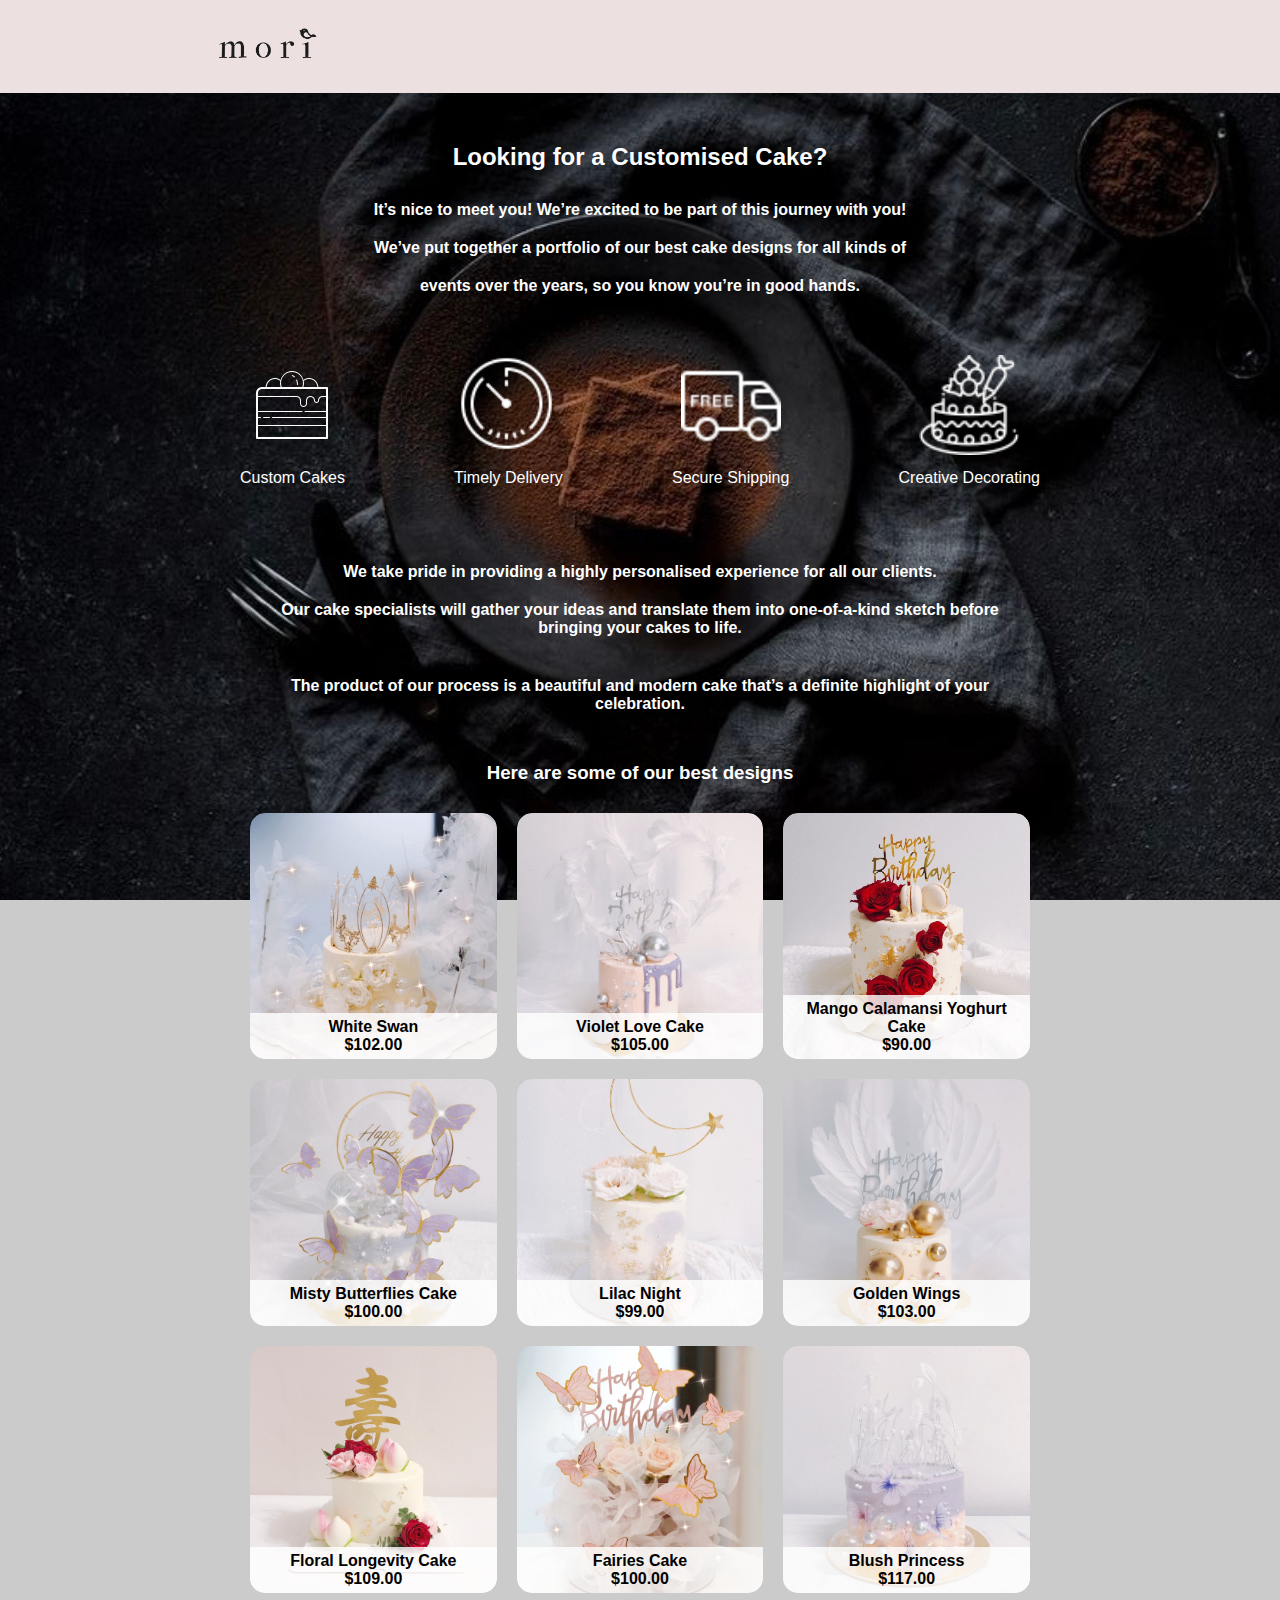
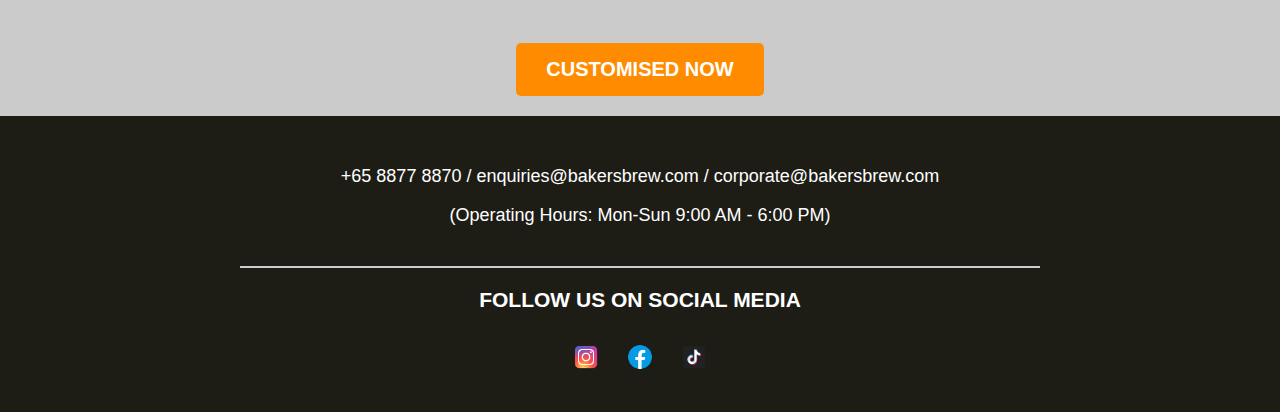
<file: Travelbags.html>
<!DOCTYPE html>
<html>
<head>
    <meta charset="UTF-8" />
    <title>Baker Brew</title>
    <link rel="stylesheet" href="https://unpkg.com/swiper/swiper-bundle.min.css">
    <link rel="stylesheet" href="https://cdnjs.cloudflare.com/ajax/libs/font-awesome/6.0.0-beta3/css/all.min.css">
    <link href="https://fonts.googleapis.com/css2?family=Dancing+Script:wght@400;700&display=swap" rel="stylesheet">
    <link rel="stylesheet" href="style sheet.css">
    <script src="java script.js" defer></script>

</head>

<body>
    <div class="background-image-container3">
        <header>
            <nav class="flex justify-between items-center p-4">
                <a href="index.html" id="home-link">
                <img src="photos/mori_logo.png" alt="mori" class="logo">
                </a>
                <div class="nav-bar">
                    <nav class="mobile-nav">
                        <ul>
                            <li><a href="Backpacks.html" class="cakes-link">Backpacks</a></li>
                            <li><a href="Travelbags.html" class="cakes-link underline-link">Travel Bags</a></li>
                            <li><a href="Handbags.html" class="cakes-link">Handbags</a></li>
                            <li><a href="Accessories.html" class="cakes-link">Accessories</a></li>
                            <li><a href="Contact.html" class="cakes-link">Contact</a></li>
                            <div class="cart-icon" onclick="toggleCart()">
                                <img src="photos/shopping-cart.png" alt="Shopping Cart">
                                <span id="cart-count">0</span>
                            </div>
                        </ul>
                    </nav>
                </div>
            </nav>
        </header>
        

        <div class="about-container">
            <div class="about-container-bar">
                <h2>
                    Looking for a Customised Cake?
                </h2>

                <h4>It’s nice to meet you! We’re excited to be part of this journey with you!</h4>
                <h4> We’ve put together a portfolio of our best cake designs for all kinds of</h4>
                <h4> events over the years, so you know you’re in good hands.</h4>
                
                <div class="image-row">
                    <div class="image-container">
                        <img src="photos/cakes.png" alt="Image 1">
                        <p>Custom Cakes</p>
                    </div>
                    <div class="image-container">
                        <img src="photos/timer.png" alt="Image 2">
                        <p>Timely Delivery</p>
                    </div>
                    <div class="image-container">
                        <img src="photos/shipping.png" alt="Image 3">
                        <p>Secure Shipping</p>
                    </div>
                    <div class="image-container">
                        <img src="photos/decorating.png" alt="Image 4">
                        <p>Creative Decorating</p>
                    </div>
                </div>

                <h4>We take pride in providing a highly personalised experience for all our clients.</h4>
                <h4>Our cake specialists will gather your ideas and translate them into one-of-a-kind sketch before bringing your cakes to life.</h4>
                <h4></h4>
                <h4>The product of our process is a beautiful and modern cake that’s a definite highlight of your celebration.</h4>
                <h4></h4>
                <h3>Here are some of our best designs</h3>
            </div>


            <div class="sample-cakes-container">

                <div class="sample-cake" id="cake1">
                    <img src="photos/White Swan.jpg" alt="Cake Image 1">
                    <div class="cake-info">
                        <div class="plus-icon" onclick="addToCart('White Swan', this)">+</div>
                    </div>
                    <div class="cake-name">White Swan <br><span class="price-tag">$102.00</span></div>
                </div>

                <div class="sample-cake" id="cake2">
                    <img src="photos/Violet Love Cake.jpg" alt="Cake Image 2">
                    <div class="cake-info">
                        <div class="plus-icon" onclick="addToCart('Violet Love Cake', this)">+</div>
                    </div>
                    <div class="cake-name">Violet Love Cake<br> <span class="price-tag">$105.00</span></div>
                </div>
                <div class="sample-cake" id="cake3">
                    <img src="photos/Red Roses & Golds Cake.jpg" alt="Cake Image 3">
                    <div class="cake-info">
                        <div class="plus-icon" onclick="addToCart('Red Roses & Golds Cake', this)">+</div>
                    </div>
                    <div class="cake-name">Mango Calamansi Yoghurt Cake<br> <span class="price-tag">$90.00</span></div>
                </div>
                <div class="sample-cake" id="cake4">
                    <img src="photos/Misty Butterflies Cake.jpg" alt="Cake Image 4">
                    <div class="cake-info">
                        <div class="plus-icon" onclick="addToCart('Misty Butterflies Cake', this)">+</div>
                    </div>
                    <div class="cake-name">Misty Butterflies Cake<br><span class="price-tag">$100.00</span></div>
                </div>
                <div class="sample-cake" id="cake5">
                    <img src="photos/Lilac Night.jpg" alt="Cake Image 5">
                    <div class="cake-info">
                        <div class="plus-icon" onclick="addToCart('Lilac Night', this)">+</div>
                    </div>
                    <div class="cake-name">Lilac Night<br> <span class="price-tag">$99.00</span></div>
                </div>
                <div class="sample-cake" id="cake6">
                    <img src="photos/Golden Wings.jpg" alt="Cake Image 6">
                    <div class="cake-info">
                        <div class="plus-icon" onclick="addToCart('Golden Wings', this)">+</div>
                    </div>
                    <div class="cake-name"id="cake2" >Golden Wings<br> <span class="price-tag">$103.00</span></div>
                </div>
                <div class="sample-cake" id="cake7">
                    <img src="photos/Floral Longevity Cake.jpg" alt="Cake Image 7">
                    <div class="cake-info">
                        <div class="plus-icon" onclick="addToCart('Floral Longevity Cake', this)">+</div>
                    </div>
                    <div class="cake-name">Floral Longevity Cake<br> <span class="price-tag">$109.00</span></div>
                </div>
                <div class="sample-cake" id="cake8">
                    <img src="photos/Fairies Cake.jpg" alt="Cake Image 8">
                    <div class="cake-info">
                        <div class="plus-icon" onclick="addToCart('Fairies Cake', this)">+</div>
                    </div>
                    <div class="cake-name">Fairies Cake <br><span class="price-tag">$100.00</span></div>
                </div>
                <div class="sample-cake" id="cake9">
                    <img src="photos/Blush Princess.jpg" alt="Cake Image 9">
                    <div class="cake-info">
                        <div class="plus-icon" onclick="addToCart('Blush Princess', this)">+</div>
                    </div>
                    <div class="cake-name">Blush Princess<br><span class="price-tag">$117.00</span></div>
                </div>
            </div>
        </div>

        <div class="button-container">
            <button onclick="openPopupForm()"class="custom-button">CUSTOMISED NOW</button>
        </div>

        <!-- Pop-up Form -->
        <div class="popup-content">    
            <div class="form-group">
                <label for="name">Name:</label>
                <input type="text" id="name" name="name" required>
            </div>
        
            <div class="form-group">
                <label for="contact">Contact:</label>
                <input type="text" id="contact" name="contact" required>
            </div>
        
            <div class="form-group">
                <label for="email">Email:</label>
                <input type="email" id="email" name="email" required>
            </div>
        
            <div class="form-group">
                <label for="description">Description:</label>
                <textarea id="description" name="description" rows="4" required></textarea>
            </div>
        
            <div class="form-group">
                <label for="file">Upload file:</label>
                <input type="file" id="file" name="file">
            </div>
        
            <div class="submit-container">
                <button class="custom-button" onclick="closePopupForm()">Submit</button>
            </div>
        </div>
    </div>
    <div class="cart-popup" style="right: -500px;">
        <div class="shopping-cart-title">Shopping Cart</div>
        <div class="empty-cart-title">Your Cart is Empty</div>
        <div class="cart-popup-content">
        </div>
        <div class="close-cart" onclick="toggleCart()">X</div>
    </div>


    

<footer>
    <div class="about-container">
        <div class="concierge-info">
            <p> +65 8877 8870 / enquiries@bakersbrew.com / corporate@bakersbrew.com</p>
            <p>(Operating Hours: Mon-Sun 9:00 AM - 6:00 PM)</p>
        </div>
        <div class="grey-line"></div>
        <h2>FOLLOW US ON SOCIAL MEDIA</h2>
        <div class="social-icons">
            <a href="https://www.instagram.com/baker" target="_blank">
                <img src="photos/instagramicon.png" alt="Instagram">
            </a>
            <a href="https://www.facebook.com/bakersbrewstudio" target="_blank">
                <img src="photos/facebookicon.png" alt="Facebook">
            </a>
            <a href="https://www.tiktok.com/@bakersbrew" target="_blank">
                <img src="photos/tiktokicon.png" alt="Tiktok">
            </a>
        </div>
    </div>    
</footer>
<script src="java script.js" defer></script>

</body>

</html>
</file>
<file: style.css>
@import url( 'https://fonts.googleapis.com/css2?family=Poppins:wght@400;500&display=swap');

body{
    background:  rgba(226, 217, 217, 0.3);
    background-blend-mode: multiply;
    background-position: center;
    background-size: cover;
    background-repeat: no-repeat;
    
}
.card-container {
    font-family: 'Poppins', sans-serif;
    display: flex;
    flex-direction: column;
    align-items: center;
    justify-content: space-between;
    
}
.product-inner-box .icons{
    right: 15px;
    display: flex;
    flex-direction: column;
    gap: 4px;
    top: -3%;
    transition: all 0.2s ease-in-out, transform 0.2s ease-in-out, opacity 0.2s ease-in-out;
    opacity: 0;
}

.product-inner-box .icons a{
    width: 40px;
    height: 40px;
    display: flex;
    justify-content: center;
    align-items: center;
    border-radius: 50%;
    background: #fff;
}


.product-inner-box .onsale .badge{
    background: #000;
    font-size: 12px;
    padding: 5px 14px;
    top: 0px;
    position: absolute;
}

.product-inner-box .onsale .badge:before{
    border-width: 10px 0px 0px 10px;
    border-color: transparent transparent transparent #000;
    content: "";
    position: absolute;
    right: -8px;
    width: 0;
    bottom: 0;
    border-style: solid;
}

.product-inner-box .onsale .badge::after{
    border-width: 10px 8px 0px 10px;
    border-color: #000 transparent transparent;
    content: "";
    position: absolute;
    right: -8px;
    width: 0;
    top: 0;
    border-style: solid;
}

.product-inner-box img{
    box-shadow: 0 33px 61px -29px rgb(0 0 0 / 26%);
    height: 350px;
    width: 100%;
    object-fit: cover;
}

.product-box.is-hover .icons {
    transform: rotate(-3%);
    top: 3%;
    opacity: 1;
}

.cart-btn {
    position: absolute;
    bottom: 20px;
    text-align: center;
}

.navbar {
    background-color: white; /* Set navbar background to white */
}

.navbar-brand,
.nav-link {
    color: black !important; /* Set navbar brand and link color to black */
}

/* You may also need to adjust the hover and active link styles */
.navbar-brand:hover,
.nav-link:hover,
.nav-link.active {
    color: gray !important; /* Change color to gray on hover and for active link */
}



.c-item {
    height: 660px;
}

.c-img {
    height: 100%;
    object-fit: cover;
    filter: brightness(0.6);
}

@media(max-width: 991px){
    .sidebar{
        background-color: rgba(0, 0, 0, 0.15);
        backdrop-filter: blur(10px);
    }
}
</file>
<file: style sheet.css>
body {
    font-family: 'Arial', sans-serif; /* Use Arial font */
    background-size: cover; /* Cover the entire background */
    background-position: center; /* Center the background */
    background-attachment: fixed; /* Fix the background while scrolling */
    background-color: rgb(203, 203, 203); /* Light gray background color */
    margin: 0; /* Remove default margin */
    padding: 0; /* Remove default padding */
    color: #fff; /* White text color */
} 

/* Set styles for the main content container */
.container {
    overflow-x: hidden; /* Hide horizontal overflow */
}

/* Styles for the header section */
header {
    background-color: rgb(237, 224, 224); /* Black background for the header */
    color: gold; /* Gold text color */
    text-align: center; /* Center-align text */
    font-size: 30px; /* Set font size */
    font-family: 'Dancing Script', cursive; /* Use the Dancing Script font */
    position: relative; /* Relative positioning for child elements */
}

header nav {
    display: flex;
    justify-content: space-between;
    align-items: center;
}

/* Styles for the logo in the header */
.logo {
    display: block;
    margin: 0 auto; /* Center the logo horizontally */
    max-width: 160px; /* Limit the max width of the logo */
    padding-left: 190px;
}



#mobile-menu-button {
    margin-top: 14px ;
    display: none;
    position: absolute;
    left: 10px;
    top: 10px;
    font-size: 30px; /* Adjust the size as needed */
    cursor: pointer;
    display: none; /* Hidden by default */
    z-index: 2; /* Ensures it's above other content */
    /* Add other styles for the button if needed */
}
  

.mobile-nav {
    display: none; /* Hidden by default */
    position: fixed;
    top: 0;
    left: -10px; /* Off-screen to the left */
    height: 100%;
    background: #fff; /* Background color for the mobile menu */
    transition: transform 0.5s ease-in-out;
    z-index: 1000;

}

/* Styles for the navigation bar */
.desktop-nav {
    padding-right: 490px; /* Add padding to space out the navigation bar */
    display: flex;
    justify-content: space-around;
    align-items: center;
    list-style: none;
}

/* Styles for the navigation menu */
nav ul {
    list-style: none; /* Remove default list styling */
    padding: 0; /* Remove default padding */
    text-align: center; /* Center-align text in the navigation menu */
}

nav li {
    display: inline; /* Display list items inline */
    margin: auto 20px; /* Add margin to each list item */
}   

/* Styles for navigation links */
nav a {
    text-decoration: none; /* Remove text decoration */
    color: #000; /* Black text color */
    font-weight: bold; /* Set font to bold */
}


.desktop-nav ul li a {
    color: #151414;
    font-size: 23px;
}
.mobile-nav ul li a {
    color: #151414;
    font-size: 23px;
}

/* Styles for the slideshow container */
.slideshow-container {
    max-width: 750px; /* Limit the max width of the slideshow container */
    height: 430px; /* Set height for the slideshow container */
    text-align: center; /* Center-align text in the slideshow container */
    margin: 0 auto; /* Center the slideshow container horizontally */
    position: relative; /* Relative positioning for child elements */
}

.slideshow-container img {
    width: 100%; /* Set maximum width for slider images */
    height: 430px; /* Set height for slider images */
    object-fit: cover; /* Cover the entire container with images */
}

/* Styles for the button container */
.button-container {
    text-align: center; /* Center-align text in the button container */
    position: relative; /* Relative positioning for child elements */
    z-index: 1; /* Set the stacking order */
    margin-top: 20px; /* Add top margin */
    padding: 20px 0; /* Add padding to the button container */
}

/* Styles for custom buttons */
.custom-button {
    text-decoration: none; /* Remove text decoration */
    color: #fff; /* White text color */
    background-color: #ff8c00; /* Orange background color */
    padding: 15px 30px; /* Set padding for the buttons */
    border-radius: 5px; /* Add border-radius for rounded corners */
    font-weight: bold; /* Set font weight to bold */
    font-size: 20px; /* Set font size */
    border: none; /* Remove default border */
    cursor: pointer; /* Add pointer cursor on hover */
}

/* Style on hover */
.custom-button:hover {
    background-color: #72be21; /* Change color on hover */
}

/* Styles for slider dots */
.slider-dots {
    text-align: center; /* Center-align text in the slider dots */
    margin-top: 20px; /* Add top margin */
    display: flex; /* Display dots as flex items */
    justify-content: center; /* Center-align dots horizontally */
}

.dot {
    width: 15px; /* Set width for dots */
    height: 15px; /* Set height for dots */
    border-radius: 50%; /* Create circular dots */
    background-color: #ffffff; /* White dot color */
    display: inline-block; /* Display dots as inline blocks */
    margin: 0 5px; /* Add margin between dots */
    cursor: pointer; /* Add pointer cursor on hover */
}

.dot.active {
    background-color: #4a4747; /* Darker color for active dot */
}

/* Styles for the store image container */
.storeimage-container {
    max-width: 800px; /* Limit the max width of the store image container */
    margin-right: 20px; /* Add right margin */
    height: 390px; /* Set height for the store image container */
    text-align: right; /* Right-align text in the store image container */
    overflow: hidden; /* Hide overflow content */
    display: flex; /* Display container as flex */
    align-items: center; /* Center-align items vertically */
}

.storeimage-container img {
    width: 100%; /* Set maximum width for store images */
    height: 390px; /* Set height for store images */
    object-fit: cover; /* Cover the entire container with images */
    position: relative; /* Relative positioning for child elements */
    margin: 0px; /* Remove default margin */
    overflow: hidden; /* Hide overflow content */
}

/* Styles for the store description container */
.storedescription-container {
    flex: 1; /* Allow flexible sizing */
    text-align: right; /* Right-align text in the store description container */
    padding-right: 20px; /* Add right padding */
    position: absolute; /* Absolute positioning for accurate placement */
    color: #000000; /* Black text color */
}

.storedescription-container h3 {
    text-align: left; /* Left-align heading text */
    padding-left: 825px; /* Add left padding */
}

.storedescription-container p {
    padding-left: 829px; /* Add left padding */
    padding-right: 11px; /* Add right padding */
    text-align: left; /* Left-align paragraph text */
    margin-top: 40px; /* Add top margin */
}

/* Styles for the footer section */
footer {
    background-color: rgb(29, 29, 22); /* Dark background color for the footer */
    color: #fff; /* White text color */
    padding: 10px; /* Add padding to the footer */
    text-align: center; /* Center-align text in the footer */
    font-size: 14px; /* Set font size */
    max-width: 0 auto; /* Limit the max width of the footer */
    margin: 0 auto; /* Center the footer horizontally */
}


/* Styles for links with class "cakes-link" */
.cakes-link {
    color: #ffffff; /* Set the text color to white for links with this class */
}

/* Styles for concierge information */
.concierge-info {
    text-align: center; /* Center-align text */
    margin-top: 20px; /* Add top margin */
    color: #fff; /* White text color */
    font-size: 18px; /* Set font size */
    padding: 2px; /* Add padding */
}

/* Styles for the video container */
.video-container {
    display: flex; /* Display as flex container */
    justify-content: center; /* Center-align content horizontally */
    align-items: center; /* Center-align content vertically */
    height: 60vh; /* Set the height of the container */
    margin: 10px 0; /* Add top and bottom margin */
    padding: 10px; /* Add padding */
}

/* Styles for a container with a white background */
.white-container {
    background-color: #fff; /* Set background color to white */
    padding: 20px; /* Add padding */
    text-align: center; /* Center-align text */
}

/* Styles for a container with sample cakes */
.sample-cakes-container {
    color: #000; /* Black text color */
    display: flex; /* Display as flex container */
    justify-content: center; /* Center-align content horizontally */
    align-items: center; /* Center-align content vertically */
    flex-wrap: wrap; /* Allow wrapping for smaller screens */
    width: 100%; /* Set width to 100% */
}

/* Styles for individual sample cakes */
.sample-cake {
    flex: 0 0 calc(50% - 20px); /* Set flexible sizing for responsive design */
    margin: 10px; /* Add margin around each sample cake */
    position: relative; /* Relative positioning for child elements */
    overflow: hidden; /* Hide overflow content */
    align-items: center; /* Center-align items vertically */
    transition: background-color 0.3s ease; /* Add a transition effect for the background color */
    border-radius: 15px; /* Add border-radius for rounded corners */
}

/* Styles for images inside sample cakes */
.sample-cake img {
    max-width: 100%; /* Set maximum width for images */
    height: auto; /* Set height to auto for proportional scaling */
    display: block; /* Remove any potential extra spacing */
    border-radius: 15px; /* Add border-radius for rounded corners */
}

/* Styles for the name of the cake within the sample cake */
.cake-name {
    position: absolute; /* Absolute positioning for accurate placement */
    bottom: 0; /* Align the bottom of the cake name */
    left: 0; /* Align the left of the cake name */
    width: 100%; /* Set width to 100% */
    background-color: rgba(255, 255, 255, 0.8); /*set background color*/
    padding: 5px; /* Add padding */
    text-align: center; /* Center-align text */
    font-weight: bold; /* Set font weight to bold */
    font-size: 16px; /* Set font size */
    box-sizing: border-box; /* Include padding and border in width/height calculations */
    border-bottom: 15px; /* Add bottom border */
}


/* Styles for the sample cake on hover */
.sample-cake:hover {
    background-color: #ccc; /* Apply grey background on hover */
    overflow: hidden; /* Hide overflow content */
    border-radius: 15px; /* Add border-radius for rounded corners */
}

/* Styles for images inside the sample cake */
.sample-cake img {
    max-width: 100%; /* Set maximum width for images */
    height: auto; /* Set height to auto for proportional scaling */
    display: block; /* Remove any potential extra spacing */
}

/* Styles for the cake info on hover */
.sample-cake:hover .cake-info {
    display: flex; /* Display as flex container */
    justify-content: center; /* Center-align content horizontally */
    align-items: center; /* Center-align content vertically */
}

/* Styles for the cake information container */
.cake-info {
    position: absolute; /* Absolute positioning for accurate placement */
    top: 0; /* Align the top of the container */
    left: 0; /* Align the left of the container */
    width: 100%; /* Set width to 100% */
    height: 100%; /* Set height to 100% */
    background-color: rgba(0, 0, 0, 0.5); /* Semi-transparent grey background */
    display: none; /* Initially hide the container */
}

/* Styles for the plus icon within the cake information container */
.cake-info .plus-icon {
    font-size: 55px; /* Adjust the font size for the PLUS icon */
    color: #fff; /* Set the color of the PLUS icon */
    cursor: pointer; /* Change cursor to pointer on hover */
}

/* Styles for the shopping cart icon */
.cart-icon {
    position: absolute; /* Absolute positioning for accurate placement */
    top: 20px; /* Set top position */
    right: 20px; /* Set right position */
    cursor: pointer; /* Change cursor to pointer on hover */
}

.cart-icon img {
    width: 50px; /* Adjust the width to make the icon smaller */
    height: 50px; /* Adjust the height accordingly */
}

/* Styles for the cart pop-out window */
.cart-popup {
    position: fixed; /* Fixed positioning for overlay effect */
    top: 0; /* Align the top of the window */
    right: -500px; /* Initial position, adjust as needed */
    width: 480px; /* Adjust the width of the cart */
    height: 100%; /* Set height to 100% */
    background-color: #494646; /* Set background color of the cart */
    transition: right 0.5s ease; /* Add transition for smooth sliding */
    overflow-y: auto; /* Add overflow-y to allow vertical scrolling */
}

/* Styles for the content inside the cart pop-up window */
.cart-popup-content {
    padding: 15px; /* Add padding */
    margin: 60px auto; /* Center the content horizontally */
    color: #fff; /* White text color */
    font-size: 20px; /* Set font size */
    max-height: 80vh; /* Limit the maximum height of the cart content */
}

/* Styles for the button to close the cart */
.close-cart {
    position: absolute; /* Absolute positioning for accurate placement */
    top: 21px; /* Set top position */
    right: 22px; /* Set right position */
    cursor: pointer; /* Change cursor to pointer on hover */
    color: #ffffff; /* White text color */
    font-size: 20px; /* Set font size */
}

/* Styles for the delete icon in the cart */
.delete-icon {
    cursor: pointer; /* Change cursor to pointer on hover */
    color: #fa4a4a; /* Set the color of the delete icon */
    margin-right: 10px; /* Add right margin */
    padding-right: 5px; /* Add right padding */
    font-size: 24px; /* Set font size */
}

/* Styles for the cake image in the shopping cart */
.cart-cake-image {
    width: 100px; /* Adjust the width as needed */
    height: 100px; /* Adjust the height as needed */
    margin-right: 10px; /* Adjust the spacing between the image and other details */
    border-radius: 5px; /* Add border-radius for rounded corners if desired */
}

/* Styles for the title of the shopping cart */
.shopping-cart-title {
    font-family: 'Dancing Script', cursive; /* Use the specified font */
    font-size: 30px; /* Set font size */
    font-weight: bold; /* Set font weight to bold */
    color: #ffffff; /* White text color */
    margin-top: 25px; /* Adjust the top margin */
    padding-left: 160px; /* Adjust the left padding */
}

/* Styles for the title when the shopping cart is empty */
.empty-cart-title {
    font-family: 'Dancing Script', cursive; /* Use the specified font */
    font-size: 25px; /* Set font size */
    font-weight: bold; /* Set font weight to bold */
    color: #ffffff; /* White text color */
    margin-top: 250px; /* Adjust the top margin */
    padding-left: 151px; /* Adjust the left padding */
}

.checkout-button {
    display: block;
    margin-top: 10px;
    padding: 10px;
    background-color: #4CAF50; /* Green background color */
    color: white; /* White text color */
    border: none; /* Remove border */
    border-radius: 5px; /* Rounded corners */
    cursor: pointer; /* Add a pointer cursor on hover */
    position: relative; /* Adjust positioning based on your layout */
    left: 353px; /* Adjust the right position as needed */
    bottom: 109px; /* Adjust the bottom position as needed */

}

/* Style on hover */
.checkout-button:hover {
    background-color: #45a049; /* Change color on hover */
}

/* Style for a grey horizontal line */
.grey-line {
    height: 2px; /* Set the height of the line */
    background-color: #ccc; /* Set the background color of the line */
    margin: 20px 0; /* Add margin above and below the line */
}

/* Styles for social icons */
.social-icons {
    margin-top: 20px; /* Add top margin for social icons */
    text-align: center; /* Center-align social icons */
}

.social-icons a {
    margin: 10px; /* Add margin around social icons */
    display: inline-block; /* Display social icons in a row */
}

.social-icons img {
    max-width: 30px; /* Set maximum width for social icons */
    height: auto; /* Set height to auto for proportional scaling */
}

/* Styles for the about container */
.about-container {
    text-align: center; /* Center-align content in the about container */
    max-width: 800px; /* Set maximum width for the about container */
    margin: 0 auto; /* Center the about container horizontally */
    margin-top: 17px; /* Add top margin for the about container */
    margin-bottom: 17px; /* Add bottom margin for the about container */
}

/* Styles for headings within the about container bar */
.about-container-bar h2 {
    max-width: fit-content; /* Set maximum width for the heading */
    color: rgb(255, 255, 255); /* Set text color for the heading */
    padding: 0; /* Remove padding */
    margin: 20px auto; /* Center the heading horizontally with top margin */
    margin-top: 50px; /* Add additional top margin */
}

.about-container-bar h4 {
    color: rgb(255, 255, 255); /* Set text color for subheadings */
    max-width: fit-content; /* Set maximum width for subheadings */
    margin: auto; /* Center-align subheadings horizontally */
    padding: 10px; /* Add padding around subheadings */
    margin-bottom: 0px; /* Remove bottom margin for subheadings */
}

.about-container-bar {
    max-width: 800px; /* Set maximum width for the about container bar */
    text-align: center; /* Center-align content in the about container bar */
}

/* Styles for the image row */
.image-row {
    display: flex; /* Display images in a row */
    justify-content: space-between; /* Add space between images */
    margin: 50px auto; /* Center-align image row horizontally with margin */
}

.image-row img {
    width: 100%; /* Set width to 100% for responsive images */
    height: 100px; /* Set fixed height for images */
    object-fit: contain; /* Maintain aspect ratio for images */
}

.image-row p {
    margin-top: 10px; /* Add top margin for paragraphs within the image row */
}



/* Add a new style for the background image container */
.background-image-container1 {
    background-image: url('photos/background1.jpg');
    background-size: cover; /* Set background size to cover */
    background-position: center; /* Set background position to center */
    background-attachment: fixed; /* Fix the background position */
    background-color: transparent; /* Set transparent background color */
    margin: 0; /* Remove margin */
    padding: 0; /* Remove padding */
    position: relative; /* Set relative positioning for the container */
    overflow-x: hidden; /* Hide horizontal overflow */
}

.background-image-container2 {
    background-image: url('photos/cake background2.jpg');
    background-size: cover; /* Set background size to cover */
    background-position: center; /* Set background position to center */
    background-attachment: fixed; /* Fix the background position */
    background-color: transparent; /* Set transparent background color */
    margin: 0; /* Remove margin */
    padding: 0; /* Remove padding */
    position: relative; /* Set relative positioning for the container */
    overflow-x: hidden; /* Hide horizontal overflow */
}

.background-image-container3 {
    background-image: url('photos/cake background3.jpg');
    background-size: cover; /* Set background size to cover */
    background-position: center; /* Set background position to center */
    background-attachment: fixed; /* Fix the background position */
    background-color: transparent; /* Set transparent background color */
    margin: 0; /* Remove margin */
    padding: 0; /* Remove padding */
    position: relative; /* Set relative positioning for the container */
    overflow-x: hidden; /* Hide horizontal overflow */
}


.background-image-container4 {
    background-image: url('photos/cake\ background4.jpg');
    background-size: cover; /* Set background size to cover */
    background-position: center; /* Set background position to center */
    background-attachment: fixed; /* Fix the background position */
    background-color: transparent; /* Set transparent background color */
    margin: 0; /* Remove margin */
    padding: 0; /* Remove padding */
    position: relative; /* Set relative positioning for the container */
    overflow-x: hidden; /* Hide horizontal overflow */
}

.background-image-container5 {
    background-image: url('photos/cake background\ 5.jpg');
    background-size: cover; /* Set background size to cover */
    background-position: center; /* Set background position to center */
    background-attachment: fixed; /* Fix the background position */
    background-color: transparent; /* Set transparent background color */
    margin: 0; /* Remove margin */
    padding: 0; /* Remove padding */
    position: relative; /* Set relative positioning for the container */
    overflow-x: hidden; /* Hide horizontal overflow */
}

/* Styles for the "About Us" banner */
.about-banner {
    background-color: white; /* Set background color for the banner */
    padding: 20px 0; /* Add padding to the banner */
    text-align: center; /* Center-align content in the banner */
}

/* Styles for underlined links */
.underline-link {
    position: relative; /* Set relative positioning for the link */
}

.underline-link:after {
    content: ""; /* Create an empty content pseudo-element */
    position: absolute; /* Set absolute positioning for the underline */
    width: 100%; /* Set width to 100% */
    height: 1px; /* Adjust the thickness of the underline as needed */
    background-color: rgb(0, 0, 0); /* Set the color of the underline */
    bottom: -5px; /* Adjust the distance between the link text and the underline */
    left: 0; /* Align the underline with the left edge of the link */
    display: block; /* Display as a block element */
}


/* Pop-up Styles */

/* Style for a basic pop-up content */
.popup-content {
    display: none; /* Initially hide the pop-up content */
    background-color: #746060; /* Set the background color of the pop-up */
    margin: 1% auto; /* Add margin and center horizontally */
    padding: 20px; /* Add padding to the pop-up content */
    width: 70%; /* Set the width of the pop-up content */
    max-width: 500px; /* Set the maximum width of the pop-up content */
    border-radius: 20px; /* Add border-radius for rounded corners */
    box-shadow: 0 4px 8px rgba(45, 44, 44, 0.1); /* Add box shadow for a subtle effect */
}

/* Style for a flex-based pop-up content with wrapping */
.popup-content2 {
    display: flex; /* Use flex display for the pop-up content */
    flex-wrap: wrap; /* Allow content to wrap to the next line */
    background-color: #746060; /* Set the background color of the pop-up */
    margin: 5% auto; /* Add margin and center horizontally */
    padding: 20px; /* Add padding to the pop-up content */
    width: 70%; /* Set the width of the pop-up content */
    max-width: 750px; /* Set the maximum width of the pop-up content */
    border-radius: 20px; /* Add border-radius for rounded corners */
    box-shadow: 0 4px 8px rgba(45, 44, 44, 0.1); /* Add box shadow for a subtle effect */
}

/* Styles for the close button on hover and focus */
.close:hover,
.close:focus {
    color: #000; /* Change text color on hover or focus */
    text-decoration: none; /* Remove text decoration on hover or focus */
    cursor: pointer; /* Change cursor to pointer on hover or focus */
}

/* Form Styles */

/* Style for a form group with flex column layout */
.form-group {
    display: flex;
    flex-direction: column;
    margin-bottom: 15px;
}

/* Style for form group labels */
.form-group label {
    margin-bottom: 5px;
}

/* Styles for form group input and textarea */
.form-group input,
.form-group textarea {
    padding: 8px; /* Add padding to input and textarea */
    margin-bottom: 10px; /* Add bottom margin to input and textarea */
    border: 1px solid #332f2f; /* Set border for input and textarea */
    border-radius: 4px; /* Add border-radius for rounded corners */
}

/* Additional style for file input in form group */
.form-group input[type="file"] {
    margin-bottom: 20px; /* Add extra bottom margin for file input */
}

/* Style for the container of submit button */
.submit-container {
    text-align: center; /* Center-align the submit button container */
}

/* Style for the submit button */
.submit-button {
    padding: 10px 20px; /* Add padding to the submit button */
    border: none; /* Remove border from the submit button */
    border-radius: 5px; /* Add border-radius for rounded corners */
    cursor: pointer; /* Set cursor to pointer */
    width: 100%; /* Make the button full width */
}

/* Style for the submit button on hover */
.submit-button:hover {
    background-color: #45a049; /* Change background color on hover */
    cursor: pointer; /* Set cursor to pointer on hover */
}

/* Style for a form row with flex space-between layout */
.form-row {
    display: flex;
    justify-content: space-between;
    margin: 20px; /* Add margin around the form row */
    align-items: center; /* Align items in the center */
}

/* Style for a full-width form row */
.form-row1 {
    display: flex;
    justify-content: space-between;
    margin: 20px; /* Add margin around the form row */
    align-items: center; /* Align items in the center */
    width: 100%; /* Set the form row to full width */
}

/* Additional CSS to adjust the width of form fields for better responsiveness */
.form-group2 {
    flex: 0 0 calc(50% - 10px); /* Set flex properties for a two-column layout */
}

.form-group3 {
    flex: 0 0 calc(100% - 10px); /* Set flex properties for a full-width layout */
}

.form-group2 input,
.form-group2 textarea {
    width: 300px; /* Set width for the input and textarea in the two-column layout */
    padding: 10px; /* Add padding to the input and textarea */
    margin-bottom: 10px; /* Add bottom margin to the input and textarea */
    border: 1px solid #332f2f; /* Set border for input and textarea */
    border-radius: 4px; /* Add border-radius for rounded corners */
}

.form-group3 input,
.form-group3 textarea {
    width: 687px; /* Set width for the input and textarea in the full-width layout */
    padding: 10px; /* Add padding to the input and textarea */
    margin-bottom: 10px; /* Add bottom margin to the input and textarea */
    border: 1px solid #332f2f; /* Set border for input and textarea */
    border-radius: 4px; /* Add border-radius for rounded corners */
}





/* Desktop View */
@media (min-width: 769px) {
    .slideshow-container {
        margin-top: 50px; /* Adjust top margin for the slideshow container on desktop */
    }
    .slideshow-container img {
        height: 430px; /* Set the height of slideshow images on desktop */
    }
    .sample-cake {
        flex: 0 0 calc(33.33% - 20px); /* Set the flex property for sample cakes on desktop */
        margin: 10px; /* Adjust margin for sample cakes on desktop */
        position: relative;
        overflow: hidden;
    }
} 

/* Mobile view */
@media (max-width: 850px) {
    .logo{
        padding-left: 201px;
    }
    #mobile-menu-button{
        display: block;
    }
    .mobile-nav{
         /* Initial state of the menu: hidden off-screen */
        transform: translateX(-100%);
        transition: transform 0.3s ease-in-out;
        display: inline-block;
        width: 34%; /* Set the width for navigation links on mobile */
        margin: 0px 10px;  /* Set margin for navigation links on mobile */
    }

    .mobile-nav.open {
        /* When the 'open' class is added via JavaScript, slide the menu into view */
        transform: translateX(0);
    }

    .slider-dots {
        margin-top: unset; /* Remove top margin for slider dots on mobile */
        padding-top: 0px; /* Adjust padding for slider dots on mobile */
    }
    
    .desktop-nav {
        display: none;
        position: fixed;
        top: 0;
        left: -100%;
        width: 100%;
        height: 100%;
        background: #fff;
        flex-direction: column;
        justify-content: center;
        align-items: center;
        transition: left 0.3s;
        z-index: 1000;
    }

    .desktop-nav.open {
        display: block;
        position: fixed;
        width: 100%;
        height: 100%;
        background: #fff; /*Background color for the mobile nav*/
        top: 0;
        left: 0;
        z-index: 10;
        flex-direction: column; /* Stack the links vertically*/
        justify-content: center; /* Center content vertically*/
        align-items: center; /*Center content horizontally*/
        overflow-y: auto; /*Allow scrolling for overflow content */
        transition: transform 0.3s ease-in-out;
    }

    .nav-bar.open {
        left: 0;
    }

    .mobile-nav {
        display: block;
        flex-direction: column;
        align-items: center;
        transform: translateX(-100%); /* Start off-screen */
    }

    .nav-item {
        margin: 10px 0; /* Adjust margin for navigation items on mobile */
        text-align: center;
    }
    
    nav li a {
        display: inline-block;
        width: 34%; /* Set the width for navigation links on mobile */
        margin: 11px 10px;  /* Set margin for navigation links on mobile */
    }
    
    .slideshow-container {
        margin-top: 20px; /* Adjust top margin for slideshow container on mobile */
        margin-bottom: 0px; /* Adjust bottom margin for slideshow container on mobile */
    }
    
    .slideshow-container img {
        height: 350px; /* Set height for slideshow images on mobile */
        width: 91%; /* Set width for slideshow images on mobile */
        object-fit: cover; /* Apply object-fit property for responsive image sizing */
    }

    .storeimage-container {
        flex-direction: column; /* Stack items vertically for store image container on mobile */
        width: 100%;
        height: 620px; /* Set height for store image container on mobile */
        display: flex;
    }

    .storeimage-container img {
        height: 330px; /* Set height for store images on mobile */
        width: 93%; /* Set width for store images on mobile */
        margin-top: 20px; /* Adjust top margin for store images on mobile */
    }

    .storedescription-container h3 {
        text-align: left;
        padding-left: 47px; /* Adjust left padding for store description heading on mobile */
        margin-top: 390px; /* Adjust top margin for store description heading on mobile */
    }

    .storedescription-container p {
        padding-left: 47px; /* Adjust left padding for store description paragraph on mobile */
        text-align: left; /* Align store description paragraph to the left on mobile */
        margin-top: 39px; /* Adjust top margin for store description paragraph on mobile */
    }


    .about-container-bar h2 {
        text-align: center; /* Center align the heading */
        padding-left: 47px; /* Add left padding to the heading */
    }
    
    .about-container-bar h3 {
        text-align: center; /* Center align the subheading */
        padding-left: 47px; /* Add left padding to the subheading */
        padding-right: 47px; /* Add right padding to the subheading */
    }
    
    .sample-cake {
        flex: 0 0 calc(57% - 100px); /* Set the flex properties for the sample cake */
        margin: 13px; /* Adjust margin for the sample cake */
        position: relative;
        overflow: hidden;
        align-items: center; /* Align items to the center */
    }
    
    .sample-cakes-container {
        color: #000; /* Set the text color for the sample cakes container */
        display: flex;
        justify-content: center; /* Center align the content horizontally */
        align-items: center; /* Center align the content vertically */
        padding: auto; /* Set padding for the sample cakes container */
    }
    
    .video-container {
        display: flex;
        justify-content: center; /* Center align the content horizontally */
        align-items: center; /* Center align the content vertically */
        height: 50vh ; /* Set the height of the video container */
        margin: 10px 0; /* Adjust margin for the video container */
        padding: 10px; /* Set padding for the video container */
    }
    
    .about-container {
        max-width: 100%; /* Set maximum width for the about container */
    }
    
    .image-row {
        display: flex;
        flex-wrap: wrap; /* Wrap the items within the image row */
    }
    
    .image-container {
        flex: 0 0 calc(50% - 20px); /* Set the flex properties for the image container */
        margin: 10px; /* Adjust margin for the image container */
        align-items: center; /* Align items to the center */
    }
    
    .image-row img {
        width: 100%; /* Set width for images within the image row */
        height: 0 auto; /* Maintain aspect ratio for images */
    }
    
    .image-row p {
        width: 100%; /* Adjust the width for two columns */
        text-align: center; /* Center align the text within the image row */
    }
    
    #local-video {
        width: 91%; /* Adjust the percentage width for the local video */
    }
    
    .form-group {
        width: 100%; /* Set the width of the form group to 100% for responsiveness */
    }
    
    .form-group label {
        text-align: left; /* Align the form group label to the left */
    }
    
    .form-group3 input,
    .form-group3 textarea {
        width: 350px; /* Set the width for form fields in form-group3 */
        box-sizing: border-box; /* Include padding and border in the width calculation */
    }
    
    .form-group2 input,
    .form-group2 textarea {
        width: 350px; /* Set the width for form fields in form-group2 */
        box-sizing: border-box; /* Include padding and border in the width calculation */
    }
    
    .form-row {
        flex-direction: row; /* Arrange form rows in a horizontal direction */
        padding-left: 4px; /* Add left padding to the form row */
        margin-top: 0px; /* Adjust top margin of the form row */
    }
    
    .form-row input,
    .form-row textarea {
        margin-right: 10px; /* Adjust spacing between form fields */
        margin-bottom: 0; /* Reset bottom margin for form fields */
        margin-top: 0px; /* Adjust top margin of form fields */
    }
    
    .form-row1 {
        display: flex;
        flex-direction: column; /* Arrange form row1 in a vertical direction */
        width: 55% ; /* Set the width for form row1 */
        padding-left: 57px; /* Add left padding to form row1 */
    }
    
    .form-row1 #name {
        margin-bottom: 28px; /* Adjust bottom margin for the 'name' field in form row1 */
    }
    
    .form-row1 input,
    .form-row1 textarea {
        margin-right: 10px; /* Adjust spacing between form fields in form row1 */
        margin-bottom: 10px; /* Adjust bottom margin for form fields in form row1 */
    }
    
    .popup-content2 .submit-container {
        padding-right: 12%; /* Add right padding to the submit container in popup-content2 */
    }
   
}
</file>
